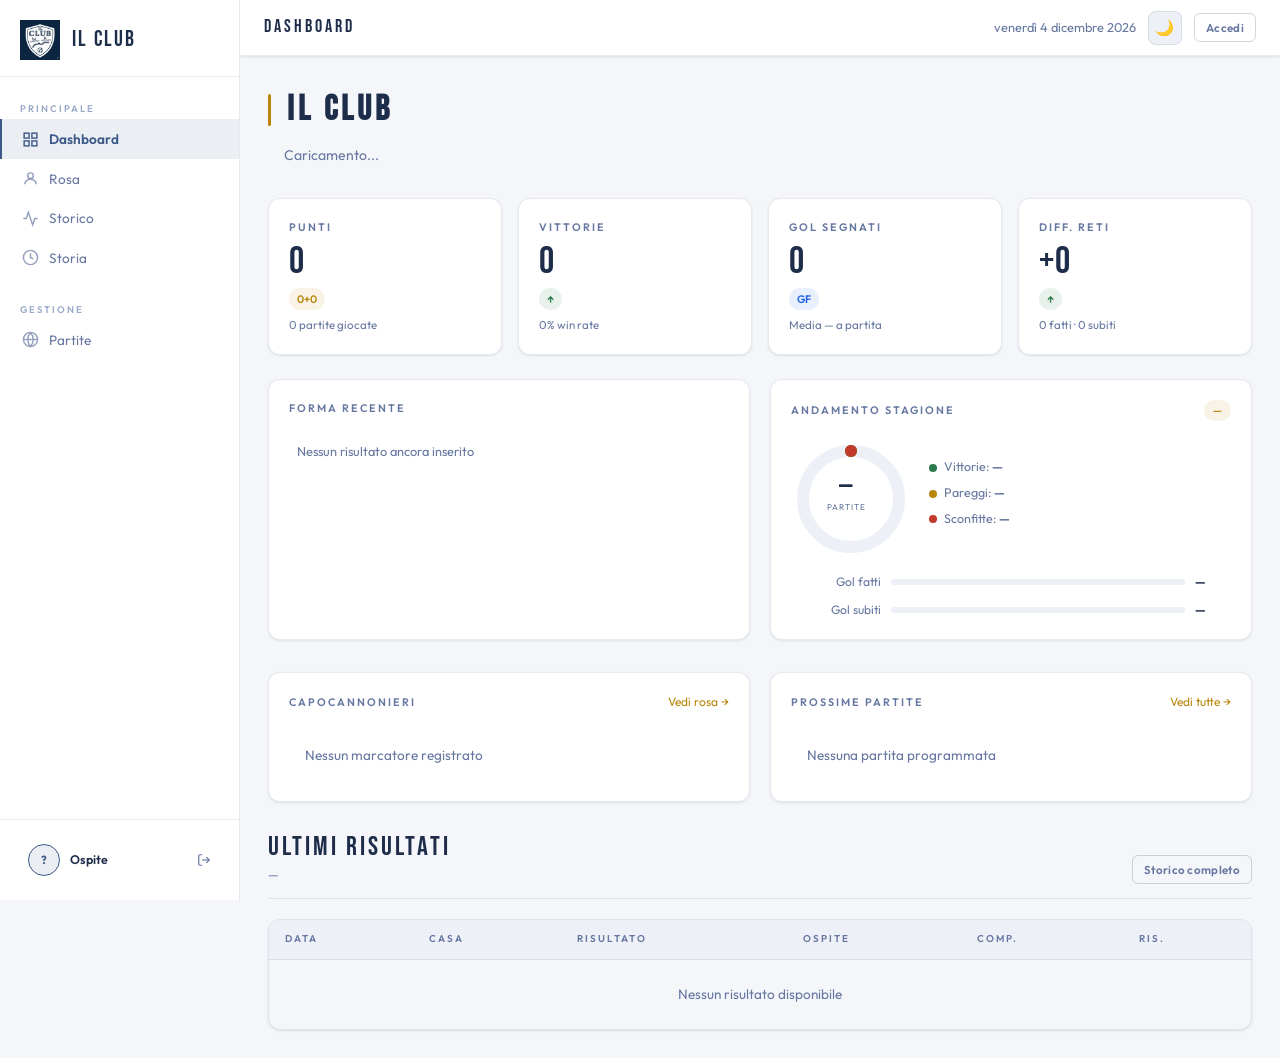
<file: index.html>
<!DOCTYPE html>
<html lang="it">
<head>
  <meta charset="UTF-8">
  <meta name="viewport" content="width=device-width, initial-scale=1.0">
  <title>IL CLUB — Dashboard</title>
  <link rel="stylesheet" href="./style/main.css">
</head>
<body>
<div class="app-layout">
  <div id="sidebar-mount"></div>

  <div class="main-content">
    <div class="topbar">
      <div class="topbar-left">
        <button class="menu-btn" onclick="toggleSidebar()" aria-label="Menu">
          <svg viewBox="0 0 24 24" fill="none" stroke="currentColor" stroke-width="2"><line x1="3" y1="6" x2="21" y2="6"/><line x1="3" y1="12" x2="21" y2="12"/><line x1="3" y1="18" x2="21" y2="18"/></svg>
        </button>
        <span class="topbar-title">DASHBOARD</span>
      </div>
      <div class="topbar-actions">
        <span id="today-date" style="font-size:.8rem;color:var(--muted)"></span>
        <button class="theme-toggle" onclick="toggleTheme()" title="Cambia tema">🌙</button>
        <a href="login.html" class="btn btn-ghost btn-sm" id="login-btn">Accedi</a>
      </div>
    </div>

    <div class="page-content">

      <!-- Welcome -->
      <div style="margin-bottom:2rem" class="fade-up">
        <div style="display:flex;align-items:center;gap:1rem;margin-bottom:.5rem">
          <div style="width:3px;height:2rem;background:var(--gold);border-radius:2px"></div>
          <h1 style="font-family:'Bebas Neue',sans-serif;font-size:2.2rem;letter-spacing:4px;color:var(--white)" id="welcome-text">IL CLUB</h1>
        </div>
        <p style="font-size:.875rem;color:var(--muted);padding-left:1rem" id="welcome-sub">Caricamento...</p>
      </div>

      <!-- Stat cards -->
      <div class="stat-grid fade-up delay-1" id="stat-grid">
        <div class="stat-card"><div class="stat-label">Caricamento...</div></div>
      </div>

      <!-- Forma + Donut -->
      <div class="grid-2 fade-up delay-2" style="margin-bottom:2rem">

        <!-- Forma recente -->
        <div class="card">
          <div class="card-header">
            <span class="card-title">Forma recente</span>
            <div class="results-strip" id="results-strip"></div>
          </div>
          <div class="bar-chart" id="monthly-chart">
            <div style="color:var(--muted);font-size:.8rem;padding:.5rem">Caricamento...</div>
          </div>
        </div>

        <!-- W/D/L donut -->
        <div class="card">
          <div class="card-header">
            <span class="card-title">Andamento stagione</span>
            <span class="pill pill-gold" id="pts-pill">—</span>
          </div>
          <div class="donut-wrap">
            <div class="donut">
              <svg viewBox="0 0 120 120" width="120" height="120">
                <circle cx="60" cy="60" r="48" fill="none" stroke="var(--surface2)" stroke-width="12"/>
                <circle id="arc-w" cx="60" cy="60" r="48" fill="none" stroke="var(--green)"  stroke-width="12" stroke-dasharray="0 302" stroke-linecap="round"/>
                <circle id="arc-d" cx="60" cy="60" r="48" fill="none" stroke="var(--gold)"   stroke-width="12" stroke-dasharray="0 302" stroke-dashoffset="0" stroke-linecap="round"/>
                <circle id="arc-l" cx="60" cy="60" r="48" fill="none" stroke="var(--red)"    stroke-width="12" stroke-dasharray="0 302" stroke-dashoffset="0" stroke-linecap="round"/>
              </svg>
              <div class="donut-center">
                <span class="donut-num" id="donut-num">—</span>
                <span class="donut-lbl">Partite</span>
              </div>
            </div>
            <div class="legend">
              <div class="legend-item"><div class="legend-dot" style="background:var(--green)"></div><span>Vittorie: <strong id="leg-w">—</strong></span></div>
              <div class="legend-item"><div class="legend-dot" style="background:var(--gold)"></div><span>Pareggi: <strong id="leg-d">—</strong></span></div>
              <div class="legend-item"><div class="legend-dot" style="background:var(--red)"></div><span>Sconfitte: <strong id="leg-l">—</strong></span></div>
            </div>
          </div>
          <div style="margin-top:1.5rem">
            <div class="bar-chart">
              <div class="bar-row">
                <span class="bar-label">Gol fatti</span>
                <div class="bar-track"><div class="bar-fill green" id="bar-gf" style="width:0%"></div></div>
                <span class="bar-val" id="val-gf">—</span>
              </div>
              <div class="bar-row">
                <span class="bar-label">Gol subiti</span>
                <div class="bar-track"><div class="bar-fill red" id="bar-ga" style="width:0%"></div></div>
                <span class="bar-val" id="val-ga">—</span>
              </div>
            </div>
          </div>
        </div>
      </div>

      <!-- Capocannonieri + Prossime -->
      <div class="grid-2 fade-up delay-3" style="margin-bottom:2rem">
        <div class="card">
          <div class="card-header">
            <span class="card-title">Capocannonieri</span>
            <a href="rosa.html" style="font-size:.75rem;color:var(--gold);text-decoration:none">Vedi rosa →</a>
          </div>
          <div id="top-scorers"><div style="padding:1rem;color:var(--muted);font-size:.85rem">Caricamento...</div></div>
        </div>
        <div class="card">
          <div class="card-header">
            <span class="card-title">Prossime partite</span>
            <a href="partite.html" style="font-size:.75rem;color:var(--gold);text-decoration:none">Vedi tutte →</a>
          </div>
          <div id="upcoming-list"><div style="padding:1rem;color:var(--muted);font-size:.85rem">Caricamento...</div></div>
        </div>
      </div>

      <!-- Ultimi risultati -->
      <div class="fade-up delay-4">
        <div class="section-header">
          <div>
            <div class="section-title">Ultimi risultati</div>
            <div class="section-subtitle" id="season-subtitle">—</div>
          </div>
          <a href="storico.html" class="btn btn-ghost btn-sm">Storico completo</a>
        </div>
        <div class="table-wrap">
          <table>
            <thead>
              <tr><th>Data</th><th>Casa</th><th>Risultato</th><th>Ospite</th><th>Comp.</th><th>Ris.</th></tr>
            </thead>
            <tbody id="results-table">
              <tr><td colspan="6" style="text-align:center;color:var(--muted);padding:1.5rem">Caricamento...</td></tr>
            </tbody>
          </table>
        </div>
      </div>

    </div>
  </div>
</div>

<div id="toast" class="toast"></div>
<script src="./js/app.js"></script>
<script src="./js/sidebar.js"></script>
<script>
const CIRC = 2 * Math.PI * 48; // ≈ 301.6

// ---- Tema ----

(function(){
  const t = localStorage.getItem('ilclub_theme');
  if (t === 'dark') {
    document.documentElement.setAttribute('data-theme','dark');
    document.addEventListener('DOMContentLoaded', () => {
      const tt = document.querySelector('.theme-toggle');
      if (tt) tt.textContent = '☀️';
    });
  }
})();

// ---- Animazione numerica ----
function animateNumber(el, target, duration = 800, suffix = '') {
  const start = performance.now();
  const from = 0;
  function step(now) {
    const p = Math.min((now - start) / duration, 1);
    const ease = 1 - Math.pow(1 - p, 3); // ease-out cubic
    const val = Math.round(from + (target - from) * ease);
    el.textContent = val + suffix;
    if (p < 1) requestAnimationFrame(step);
  }
  requestAnimationFrame(step);
}

// ---- Stat cards — dati da results + players ----
function renderStatsCards(stats) {
  if (!stats) return;
  const sg = document.getElementById('stat-grid');
  const winRate = stats.played > 0 ? Math.round(stats.w / stats.played * 100) : 0;
  const avgGoals = stats.played > 0 ? (stats.gf / stats.played).toFixed(1) : '—';
  const gdSign = stats.gd >= 0 ? '+' : '';

  const cards = [
    { label:'Punti',       val: stats.pts,   sub:`${stats.played} partite giocate`, badge:'badge-gold',  badgeTxt:`${stats.w*3}+${stats.d}`, animate: true },
    { label:'Vittorie',    val: stats.w,     sub:`${winRate}% win rate`,            badge:'badge-green', badgeTxt:'↑',                        animate: true },
    { label:'Gol segnati', val: stats.gf,    sub:`Media ${avgGoals} a partita`,     badge:'badge-blue',  badgeTxt:'GF',                       animate: true },
    { label:'Diff. reti',  val: Math.abs(stats.gd), sub:`${stats.gf} fatti · ${stats.ga} subiti`,
      badge: stats.gd >= 0 ? 'badge-green' : 'badge-red',
      badgeTxt: stats.gd >= 0 ? '↑' : '↓',
      prefix: gdSign,
      animate: true },
  ];

  sg.innerHTML = cards.map((c, i) => `
    <div class="stat-card" style="animation-delay:${i*0.07}s">
      <div class="stat-label">${c.label}</div>
      <div class="stat-value" id="sv-${i}">0</div>
      <div><span class="stat-badge ${c.badge}">${c.badgeTxt}</span></div>
      <div class="stat-sub">${c.sub}</div>
    </div>`).join('');

  // Anima i numeri dopo render
  requestAnimationFrame(() => {
    cards.forEach((c, i) => {
      const el = document.getElementById('sv-' + i);
      if (!el) return;
      if (i === 3) {
        animateNumber(el, Math.abs(stats.gd), 900);
        // Fix prefix dopo animazione
        setTimeout(() => { el.textContent = `${gdSign}${stats.gd}`; }, 920);
      } else {
        animateNumber(el, c.val, 800 + i * 80);
      }
    });
  });
}

// ---- Donut — animazione tramite CSS transition ----
function renderDonut(stats) {
  if (!stats || stats.played === 0) return;
  const total = CIRC;
  // Parte da 0, poi anima via CSS transition
  const arcW = document.getElementById('arc-w');
  const arcD = document.getElementById('arc-d');
  const arcL = document.getElementById('arc-l');

  // Reset immediato senza transizione
  arcW.style.transition = 'none';
  arcD.style.transition = 'none';
  arcL.style.transition = 'none';
  arcW.setAttribute('stroke-dasharray', `0 ${total}`);
  arcD.setAttribute('stroke-dasharray', `0 ${total}`);
  arcL.setAttribute('stroke-dasharray', `0 ${total}`);

  // Forza reflow, poi attiva transizione e imposta valori finali
  requestAnimationFrame(() => {
    requestAnimationFrame(() => {
      const wSlice = (stats.w / stats.played) * total;
      const dSlice = (stats.d / stats.played) * total;
      const lSlice = (stats.l / stats.played) * total;

      arcW.style.transition = 'stroke-dasharray .9s cubic-bezier(.4,0,.2,1)';
      arcD.style.transition = 'stroke-dasharray .9s cubic-bezier(.4,0,.2,1) .1s, stroke-dashoffset .9s cubic-bezier(.4,0,.2,1) .1s';
      arcL.style.transition = 'stroke-dasharray .9s cubic-bezier(.4,0,.2,1) .2s, stroke-dashoffset .9s cubic-bezier(.4,0,.2,1) .2s';

      arcW.setAttribute('stroke-dasharray', `${wSlice} ${total}`);
      arcD.setAttribute('stroke-dasharray', `${dSlice} ${total}`);
      arcD.setAttribute('stroke-dashoffset', -wSlice);
      arcL.setAttribute('stroke-dasharray', `${lSlice} ${total}`);
      arcL.setAttribute('stroke-dashoffset', -(wSlice + dSlice));
    });
  });

  animateNumber(document.getElementById('donut-num'), stats.played, 700);
  document.getElementById('leg-w').textContent = stats.w;
  document.getElementById('leg-d').textContent = stats.d;
  document.getElementById('leg-l').textContent = stats.l;
  document.getElementById('pts-pill').textContent = `${stats.pts} pts`;

  // Bar gol — parte da 0 poi anima
  const maxG = Math.max(stats.gf, stats.ga, 1);
  document.getElementById('bar-gf').style.width = '0%';
  document.getElementById('bar-ga').style.width = '0%';
  document.getElementById('val-gf').textContent = stats.gf;
  document.getElementById('val-ga').textContent = stats.ga;
  setTimeout(() => {
    document.getElementById('bar-gf').style.width = (stats.gf / maxG * 100) + '%';
    document.getElementById('bar-ga').style.width = (stats.ga / maxG * 100) + '%';
  }, 400);
}

// ---- Strip risultati con animazione ----
function renderResultsStrip(results) {
  const strip = document.getElementById('results-strip');
  const last6 = [...results].slice(-6);
  strip.innerHTML = last6.map((r, i) => {
    const home = r.home === 'Il Club';
    const myG  = home ? r.gh : r.ga;
    const oppG = home ? r.ga : r.gh;
    const type = myG > oppG ? 'w' : myG === oppG ? 'd' : 'l';
    return `<div class="result-dot rd-${type}" style="animation-delay:${i*0.07}s">${type.toUpperCase()}</div>`;
  }).join('');
}

// ---- Grafico mensile — dati reali dai results ----
function renderMonthlyChart(results) {
  const months = {};
  // Ordine mesi
  const monthOrder = ['gen','feb','mar','apr','mag','giu','lug','ago','set','ott','nov','dic'];

  results.forEach(r => {
    const d = new Date(r.date);
    const key = d.toLocaleDateString('it-IT', { month: 'short' }).toLowerCase().replace('.','');
    if (!months[key]) months[key] = { w:0, d:0, l:0, label: d.toLocaleDateString('it-IT', { month:'short' }) };
    const home = r.home === 'Il Club';
    const myG  = home ? r.gh : r.ga;
    const oppG = home ? r.ga : r.gh;
    if (myG > oppG) months[key].w++;
    else if (myG === oppG) months[key].d++;
    else months[key].l++;
  });

  const mc = document.getElementById('monthly-chart');
  const entries = Object.entries(months);
  if (entries.length === 0) {
    mc.innerHTML = '<div style="color:var(--muted);font-size:.8rem;padding:.5rem">Nessun dato disponibile</div>';
    return;
  }

  // Ordina per mese
  entries.sort((a, b) => {
    const ai = monthOrder.indexOf(a[0]);
    const bi = monthOrder.indexOf(b[0]);
    return (ai === -1 ? 99 : ai) - (bi === -1 ? 99 : bi);
  });

  mc.innerHTML = entries.map(([key, v], i) => {
    const tot = v.w + v.d + v.l;
    const wPct = Math.round(v.w / tot * 100);
    return `<div class="bar-row" style="animation-delay:${i*0.06}s">
      <span class="bar-label">${v.label}</span>
      <div class="bar-track">
        <div class="bar-fill green" id="mc-bar-${i}" style="width:0%"></div>
      </div>
      <span class="bar-val">${v.w}V ${v.d}P ${v.l}S</span>
    </div>`;
  }).join('');

  // Anima le barre con delay
  entries.forEach((_, i) => {
    const tot = entries[i][1].w + entries[i][1].d + entries[i][1].l;
    const wPct = Math.round(entries[i][1].w / tot * 100);
    setTimeout(() => {
      const bar = document.getElementById(`mc-bar-${i}`);
      if (bar) bar.style.width = wPct + '%';
    }, 200 + i * 60);
  });
}

// ---- Capocannonieri — da players con goals > 0, animati ----
function renderTopScorers(players) {
  // Filtra solo chi ha segnato, ordina per gol decrescenti
  const scored = players.filter(p => (p.goals || 0) > 0);
  const sorted = [...scored].sort((a, b) => b.goals - a.goals).slice(0, 5);
  const maxGoals = sorted[0]?.goals || 1;
  const ts = document.getElementById('top-scorers');

  if (sorted.length === 0) {
    ts.innerHTML = '<div style="color:var(--muted);font-size:.85rem;padding:1rem">Nessun marcatore registrato</div>';
    return;
  }

  ts.innerHTML = `<div class="bar-chart">${sorted.map((p, i) => `
    <div class="bar-row" style="animation-delay:${i*0.08}s">
      <span class="bar-label" style="font-size:.78rem;color:var(--white)">${i+1}. ${p.name.split(' ').pop()}</span>
      <div class="bar-track">
        <div class="bar-fill scorer-bar" id="sc-bar-${i}" style="width:0%"></div>
      </div>
      <span class="bar-val">${p.goals}</span>
    </div>`).join('')}</div>`;

  // Anima barre scorer con delay progressivo
  sorted.forEach((p, i) => {
    setTimeout(() => {
      const bar = document.getElementById(`sc-bar-${i}`);
      if (bar) bar.style.width = (p.goals / maxGoals * 100) + '%';
    }, 300 + i * 80);
  });
}

// ---- Prossime partite ----
function renderUpcoming(upcoming) {
  const ul = document.getElementById('upcoming-list');
  if (!upcoming || upcoming.length === 0) {
    ul.innerHTML = '<div style="color:var(--muted);font-size:.85rem;padding:1rem">Nessuna partita programmata</div>';
    return;
  }
  // Mostra solo future, ordinate per data
  const future = [...upcoming]
    .filter(m => new Date(m.date) >= new Date(new Date().setHours(0,0,0,0)))
    .sort((a,b) => new Date(a.date) - new Date(b.date))
    .slice(0, 4);

  if (future.length === 0) {
    ul.innerHTML = '<div style="color:var(--muted);font-size:.85rem;padding:1rem">Nessuna partita programmata</div>';
    return;
  }

  ul.innerHTML = future.map((m, i) => `
    <div style="display:flex;align-items:center;justify-content:space-between;
                padding:.75rem 0;border-bottom:1px solid var(--border);
                animation:fadeSlideIn .35s ease ${i*0.07}s both">
      <div>
        <div style="font-size:.8rem;font-weight:600;color:var(--white)">
          ${m.home} <span style="color:var(--muted);font-weight:400">vs</span> ${m.away}
        </div>
        <div style="font-size:.72rem;color:var(--muted);margin-top:.2rem">
          ${new Date(m.date).toLocaleDateString('it-IT', { day:'numeric', month:'short' })} · ${m.time}
        </div>
      </div>
      <div style="text-align:right">
        <span class="pill ${m.venue === 'Casa' ? 'pill-blue' : 'pill-gray'}">${m.venue}</span>
        <div style="font-size:.7rem;color:var(--muted);margin-top:.25rem">${m.comp}</div>
      </div>
    </div>`).join('');
}

// ---- Tabella ultimi risultati ----
function renderResultsTable(results) {
  const rt = document.getElementById('results-table');
  if (!results || results.length === 0) {
    rt.innerHTML = '<tr><td colspan="6" style="text-align:center;color:var(--muted);padding:1.5rem">Nessun risultato disponibile</td></tr>';
    return;
  }
  rt.innerHTML = [...results].sort((a,b) => new Date(b.date)-new Date(a.date)).slice(0, 8).map(r => {
    const home = r.home === 'Il Club';
    const myG  = home ? r.gh : r.ga;
    const oppG = home ? r.ga : r.gh;
    const type = myG > oppG ? 'w' : myG === oppG ? 'd' : 'l';
    const cls  = { w:'result-w', d:'result-d', l:'result-l' }[type];
    const lbl  = { w:'V', d:'P', l:'S' }[type];
    return `<tr>
      <td style="color:var(--muted);font-size:.8rem">
        ${new Date(r.date).toLocaleDateString('it-IT', { day:'2-digit', month:'2-digit', year:'2-digit' })}
      </td>
      <td style="font-weight:${r.home==='Il Club'?'600':'400'}">${r.home}</td>
      <td><strong>${r.gh} — ${r.ga}</strong></td>
      <td style="font-weight:${r.away==='Il Club'?'600':'400'}">${r.away}</td>
      <td><span class="pill pill-gray">${r.comp}</span></td>
      <td><span class="${cls}">${lbl}</span></td>
    </tr>`;
  }).join('');
}

// ---- MAIN LOAD ----
document.addEventListener('DOMContentLoaded', async () => {
  document.getElementById('today-date').textContent = new Date().toLocaleDateString('it-IT', {
    weekday:'long', day:'numeric', month:'long', year:'numeric'
  });

  await AUTH.init();

  const lb = document.getElementById('login-btn');
  if (AUTH.currentUser) {
    lb.textContent = AUTH.currentUser.name;
    lb.href = '#';
    lb.onclick = () => { if (confirm('Vuoi uscire?')) AUTH.logout(); };
    document.getElementById('welcome-text').textContent =
      `Ciao, ${AUTH.currentUser.name.split(' ')[0]}`;
  }

  try {
    // Carica tutto in parallelo
    const [team, results, players, upcoming] = await Promise.all([
      DB.getTeam().catch(() => null),
      DB.getResults().catch(() => []),
      DB.getPlayers().catch(() => []),
      DB.getUpcoming().catch(() => []),
    ]);

    // Info squadra
    if (team) {
      document.getElementById('welcome-sub').textContent =
        `${team.name} · ${team.city||'—'} · Stagione corrente`;
      document.getElementById('season-subtitle').textContent =
        `Stagione corrente — ${team.name}`;
    }

    // Calcola stats dai results reali
    let w=0, d=0, l=0, gf=0, ga=0;
    results.forEach(r => {
      const home = r.home === 'Il Club';
      const myG  = home ? r.gh : r.ga;
      const oppG = home ? r.ga : r.gh;
      if (myG > oppG) w++; else if (myG === oppG) d++; else l++;
      gf += home ? r.gh : r.ga;
      ga += home ? r.ga : r.gh;
    });
    const stats = { w, d, l, gf, ga, played: results.length, pts: w*3+d, gd: gf-ga };

    // Render con animazioni
    renderStatsCards(stats);

    // Leggero delay per far partire le animazioni dopo il mount
    setTimeout(() => {
      renderDonut(stats);
      if (results.length) {
        renderResultsStrip(results);
        renderMonthlyChart(results);
      } else {
        document.getElementById('monthly-chart').innerHTML =
          '<div style="color:var(--muted);font-size:.8rem;padding:.5rem">Nessun risultato ancora inserito</div>';
      }
    }, 150);

    // Capocannonieri dai players reali (goals dal DB)
    renderTopScorers(players);

    renderUpcoming(upcoming);
    renderResultsTable(results);

  } catch (err) {
    console.error('Errore caricamento dashboard:', err);
    UI.toast('Impossibile connettersi al server.', 'error');
  }
});
</script>
</body>
</html>
</file>
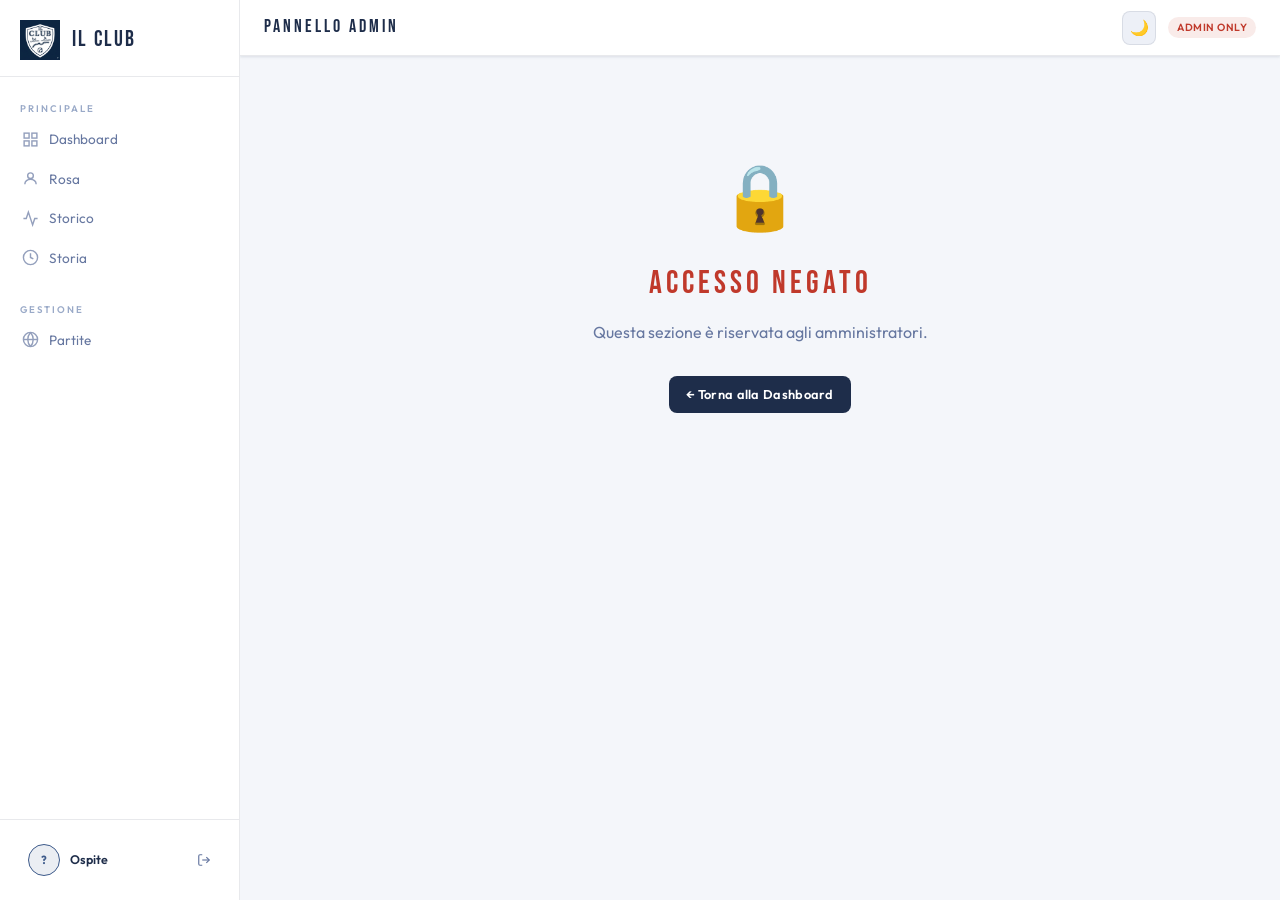
<file: admin.html>
<!DOCTYPE html>
<html lang="it">
<head>
  <meta charset="UTF-8">
  <meta name="viewport" content="width=device-width, initial-scale=1.0">
  <title>IL CLUB — Admin</title>
  <link rel="stylesheet" href="./style/main.css">
</head>
<body>
<div class="app-layout">
  <div id="sidebar-mount"></div>
  <div class="main-content">
    <div class="topbar">
      <div class="topbar-left">
        <button class="menu-btn" onclick="toggleSidebar()" aria-label="Menu">
          <svg viewBox="0 0 24 24" fill="none" stroke="currentColor" stroke-width="2"><line x1="3" y1="6" x2="21" y2="6"/><line x1="3" y1="12" x2="21" y2="12"/><line x1="3" y1="18" x2="21" y2="18"/></svg>
        </button>
        <span class="topbar-title">PANNELLO ADMIN</span>
      </div>
      <div class="topbar-actions">
        <button class="theme-toggle" onclick="toggleTheme()" title="Cambia tema">🌙</button>
        <span class="pill pill-red">Admin Only</span>
      </div>
    </div>

    <div class="page-content" id="admin-content" style="display:none">

      <!-- Tab navigation -->
      <div style="display:flex;gap:.5rem;margin-bottom:2rem;border-bottom:1px solid var(--border);padding-bottom:0">
        <button class="admin-tab active" onclick="switchTab('overview')" id="tab-overview">Panoramica</button>
        <button class="admin-tab" onclick="switchTab('accounts')" id="tab-accounts">Account</button>
        <button class="admin-tab" onclick="switchTab('settings')" id="tab-settings">Squadra</button>
        <button class="admin-tab" onclick="switchTab('danger')" id="tab-danger">⚠ Dati</button>
      </div>

      <!-- TAB: PANORAMICA -->
      <div id="panel-overview">
        <div class="stat-grid fade-up" id="overview-cards"></div>
      </div>

      <!-- TAB: GESTIONE ACCOUNT -->
      <div id="panel-accounts" style="display:none">
        <div class="fade-up">
          <div class="section-header">
            <div>
              <div class="section-title">Gestione Account</div>
              <div class="section-subtitle">Crea, modifica e gestisci gli accessi al sito</div>
            </div>
            <button class="btn btn-primary btn-sm" onclick="openUserModal()">+ Nuovo account</button>
          </div>

          <!-- Legenda ruoli -->
          <div class="card" style="margin-bottom:1.5rem;padding:1rem">
            <div style="font-size:.65rem;text-transform:uppercase;letter-spacing:2px;color:var(--muted);font-weight:600;margin-bottom:.75rem">Permessi per ruolo</div>
            <div style="display:grid;grid-template-columns:repeat(auto-fill,minmax(200px,1fr));gap:.75rem;font-size:.8rem">
              <div>
                <span class="pill pill-blue" style="margin-bottom:.4rem;display:inline-flex">Fan</span>
                <div style="color:var(--muted);font-size:.75rem">Solo visualizzazione. Nessuna modifica.</div>
              </div>
              <div>
                <span class="pill pill-gold" style="margin-bottom:.4rem;display:inline-flex">Membro</span>
                <div style="color:var(--muted);font-size:.75rem">Aggiunge/modifica giocatori, partite, storia.</div>
              </div>
              <div>
                <span class="pill pill-red" style="margin-bottom:.4rem;display:inline-flex">Admin</span>
                <div style="color:var(--muted);font-size:.75rem">Accesso completo. Gestisce utenti e dati.</div>
              </div>
            </div>
          </div>

          <div class="table-wrap">
            <table>
              <thead>
                <tr>
                  <th>Nome</th>
                  <th>Username</th>
                  <th>Ruolo attuale</th>
                  <th>Cambia ruolo</th>
                  <th>Azioni</th>
                </tr>
              </thead>
              <tbody id="users-table">
                <tr><td colspan="5" style="text-align:center;color:var(--muted);padding:2rem">Caricamento...</td></tr>
              </tbody>
            </table>
          </div>
        </div>
      </div>

      <!-- TAB: IMPOSTAZIONI SQUADRA -->
      <div id="panel-settings" style="display:none">
        <div class="card fade-up">
          <div class="card-header">
            <span class="card-title">Informazioni Squadra</span>
          </div>
          <div class="grid-2">
            <div class="form-group"><label class="form-label">Nome squadra</label><input class="form-input" id="site-name"></div>
            <div class="form-group"><label class="form-label">Anno fondazione</label><input class="form-input" id="site-founded" type="number"></div>
            <div class="form-group"><label class="form-label">Città</label><input class="form-input" id="site-city"></div>
            <div class="form-group"><label class="form-label">Stadio</label><input class="form-input" id="site-stadium"></div>
            <div class="form-group"><label class="form-label">Colori</label><input class="form-input" id="site-colors"></div>
            <div class="form-group"><label class="form-label">Allenatore</label><input class="form-input" id="site-coach"></div>
            <div class="form-group"><label class="form-label">Presidente</label><input class="form-input" id="site-president"></div>
          </div>
          <button class="btn btn-primary btn-sm" onclick="saveSiteSettings()">Salva impostazioni</button>
        </div>
      </div>

      <!-- TAB: ZONA PERICOLOSA -->
      <div id="panel-danger" style="display:none">
        <div class="danger-zone fade-up">
          <div class="danger-title">⚠ Zona Pericolosa</div>
          <p style="font-size:.85rem;color:var(--muted);margin-bottom:1.25rem">Queste azioni sono irreversibili. Procedere con cautela.</p>
          <div style="display:flex;gap:.75rem;flex-wrap:wrap">
            <button class="btn btn-danger" onclick="clearPlayers()">🗑 Svuota rosa</button>
            <button class="btn btn-danger" onclick="clearResults()">🗑 Svuota risultati</button>
            <button class="btn btn-danger" onclick="clearUpcoming()">🗑 Svuota calendario</button>
          </div>
        </div>
      </div>

    </div>

    <!-- Access denied -->
    <div class="page-content" id="denied-content" style="display:none">
      <div style="text-align:center;padding:4rem 2rem">
        <div style="font-size:4rem;margin-bottom:1rem">🔒</div>
        <div style="font-family:'Bebas Neue',sans-serif;font-size:2rem;letter-spacing:4px;color:var(--red);margin-bottom:.75rem">Accesso Negato</div>
        <p style="color:var(--muted);margin-bottom:2rem">Questa sezione è riservata agli amministratori.</p>
        <a href="index.html" class="btn btn-primary">← Torna alla Dashboard</a>
      </div>
    </div>
  </div>
</div>

<!-- Modal nuovo/modifica utente -->
<div class="modal-overlay" id="user-modal">
  <div class="modal">
    <div class="modal-header">
      <span class="modal-title" id="user-modal-title">Nuovo Account</span>
      <button class="modal-close" onclick="closeUserModal()">✕</button>
    </div>
    <div>
      <div class="form-group"><label class="form-label">Nome completo</label><input class="form-input" id="u-name" placeholder="Mario Rossi"></div>
      <div class="form-group"><label class="form-label">Username</label><input class="form-input" id="u-username" placeholder="mario_rossi"></div>
      <div class="form-group"><label class="form-label">Password</label><input class="form-input" type="password" id="u-pass" placeholder="Minimo 6 caratteri"></div>
      <div class="form-group">
        <label class="form-label">Ruolo</label>
        <select class="form-select" id="u-role">
          <option value="fan">Fan — solo visualizzazione</option>
          <option value="membro">Membro — può modificare i dati</option>
          <option value="admin">Admin — accesso completo</option>
        </select>
      </div>
      <div style="background:var(--surface2);border-radius:8px;padding:.75rem;font-size:.75rem;color:var(--muted);margin-bottom:1rem">
        💡 L'utente potrà accedere con username e password impostati qui. Comunica le credenziali direttamente alla persona.
      </div>
      <div style="display:flex;gap:.75rem;justify-content:flex-end">
        <button class="btn btn-ghost" onclick="closeUserModal()">Annulla</button>
        <button class="btn btn-primary" onclick="saveUser()" id="save-user-btn">Crea account</button>
      </div>
    </div>
  </div>
</div>

<!-- Modal reset password -->
<div class="modal-overlay" id="reset-modal">
  <div class="modal">
    <div class="modal-header">
      <span class="modal-title">Reset Password</span>
      <button class="modal-close" onclick="closeResetModal()">✕</button>
    </div>
    <div>
      <p style="font-size:.85rem;color:var(--muted);margin-bottom:1.25rem">
        Imposta una nuova password per <strong id="reset-username-label" style="color:var(--white)"></strong>
      </p>
      <div class="form-group">
        <label class="form-label">Nuova password</label>
        <input class="form-input" type="password" id="reset-pass" placeholder="Minimo 6 caratteri">
      </div>
      <div style="display:flex;gap:.75rem;justify-content:flex-end">
        <button class="btn btn-ghost" onclick="closeResetModal()">Annulla</button>
        <button class="btn btn-primary" onclick="doResetPassword()">Aggiorna password</button>
      </div>
    </div>
  </div>
</div>

<div id="toast" class="toast"></div>
<style>
.admin-tab {
  background: none; border: none; cursor: pointer;
  padding: .6rem 1.1rem; font-family: 'Outfit', sans-serif;
  font-size: .8rem; font-weight: 600; color: var(--muted);
  border-bottom: 2px solid transparent; transition: all .2s;
  margin-bottom: -1px;
}
.admin-tab:hover { color: var(--navy); }
.admin-tab.active { color: var(--accent); border-bottom-color: var(--accent); }
</style>
<script src="./js/app.js"></script>
<script src="./js/sidebar.js"></script>
<script>
let allProfiles = [];
let teamData = null;
let resetTargetAuthId = null;

document.addEventListener('DOMContentLoaded', async () => {
  await AUTH.init();
  if (!AUTH.can('admin')) {
    document.getElementById('denied-content').style.display = '';
    return;
  }
  document.getElementById('admin-content').style.display = '';
  try {
    [allProfiles, teamData] = await Promise.all([DB.getProfiles(), DB.getTeam()]);
  } catch(e) {
    UI.toast('Errore caricamento: ' + e.message, 'error');
  }
  renderOverview();
  renderUsers();
  loadTeamSettings();
});

function switchTab(tab) {
  ['overview','accounts','settings','danger'].forEach(t => {
    document.getElementById('panel-' + t).style.display = t === tab ? '' : 'none';
    document.getElementById('tab-' + t).classList.toggle('active', t === tab);
  });
}

async function renderOverview() {
  try {
    const [players, results, upcoming] = await Promise.all([
      DB.getPlayers(), DB.getResults(), DB.getUpcoming()
    ]);
    let w=0,d=0,l=0;
    results.forEach(r => {
      const home = r.home === 'Il Club';
      const myG = home ? r.gh : r.ga;
      const oppG = home ? r.ga : r.gh;
      if(myG>oppG)w++; else if(myG===oppG)d++; else l++;
    });
    document.getElementById('overview-cards').innerHTML = [
      { label:'Utenti registrati', val: allProfiles.length, badge:'badge-blue' },
      { label:'Giocatori',         val: players.length,     badge:'badge-gold' },
      { label:'Partite archiviate',val: results.length,     badge:'badge-gold' },
      { label:'Prossime gare',     val: upcoming.length,    badge:'badge-green' },
      { label:'Punti stagione',    val: w*3+d,              badge:'badge-gold' },
      { label:'Vittorie',          val: w,                  badge:'badge-green' },
    ].map(c => `<div class="stat-card">
      <div class="stat-label">${c.label}</div>
      <div class="stat-value">${c.val}</div>
      <span class="stat-badge ${c.badge}">${c.label}</span>
    </div>`).join('');
  } catch(e) {
    document.getElementById('overview-cards').innerHTML = `<div style="color:var(--muted)">Impossibile caricare le statistiche</div>`;
  }
}

function renderUsers() {
  const roleColors = { admin:'pill-red', membro:'pill-gold', fan:'pill-blue' };
  const tbody = document.getElementById('users-table');
  if (allProfiles.length === 0) {
    tbody.innerHTML = '<tr><td colspan="5" style="text-align:center;color:var(--muted);padding:2rem">Nessun utente trovato</td></tr>';
    return;
  }
  tbody.innerHTML = allProfiles.map(u => `
    <tr>
      <td><strong>${u.name}</strong></td>
      <td style="color:var(--muted)">${u.username}</td>
      <td><span class="pill ${roleColors[u.role]||'pill-gray'}">${u.role}</span></td>
      <td>
        <select class="form-select" style="width:130px;padding:.3rem .5rem;font-size:.75rem"
                onchange="changeRole(${u.id}, this.value)"
                ${u.id === AUTH.currentUser?.id ? 'disabled title="Non puoi modificare il tuo ruolo"' : ''}>
          <option value="fan"    ${u.role==='fan'   ?'selected':''}>Fan</option>
          <option value="membro" ${u.role==='membro'?'selected':''}>Membro</option>
          <option value="admin"  ${u.role==='admin' ?'selected':''}>Admin</option>
        </select>
      </td>
      <td style="display:flex;gap:.4rem;flex-wrap:wrap">
        <button class="btn btn-ghost btn-sm" onclick="openResetModal(${u.id},'${u.username}','${u.auth_id}')">🔑 Password</button>
        ${u.id !== AUTH.currentUser?.id
          ? `<button class="btn btn-danger btn-sm" onclick="deleteUser(${u.id},'${u.name}')">✕ Elimina</button>`
          : `<span style="font-size:.7rem;color:var(--muted);padding:.3rem">(tu)</span>`
        }
      </td>
    </tr>
  `).join('');
}

async function changeRole(id, role) {
  try {
    await DB.updateProfile(id, { role });
    const p = allProfiles.find(u => u.id === id);
    if (p) { p.role = role; renderUsers(); }
    UI.toast(`Ruolo aggiornato → ${role}`, 'success');
  } catch(e) { UI.toast('Errore: ' + e.message, 'error'); }
}

async function deleteUser(id, name) {
  UI.confirm(`Eliminare l'account di "${name}"? L'utente non potrà più accedere.`, async () => {
    try {
      await DB.deleteProfile(id);
      allProfiles = allProfiles.filter(u => u.id !== id);
      renderUsers();
      renderOverview();
      UI.toast('Account eliminato', 'info');
    } catch(e) { UI.toast('Errore: ' + e.message, 'error'); }
  });
}

// ---- Nuovo utente ----
function openUserModal() {
  document.getElementById('u-name').value = '';
  document.getElementById('u-username').value = '';
  document.getElementById('u-pass').value = '';
  document.getElementById('u-role').value = 'fan';
  document.getElementById('user-modal-title').textContent = 'Nuovo Account';
  document.getElementById('user-modal').classList.add('open');
}
function closeUserModal() { document.getElementById('user-modal').classList.remove('open'); }

async function saveUser() {
  const name     = document.getElementById('u-name').value.trim();
  const username = document.getElementById('u-username').value.trim();
  const pass     = document.getElementById('u-pass').value;
  const role     = document.getElementById('u-role').value;
  if (!name || !username || !pass) { UI.toast('Compila tutti i campi', 'error'); return; }
  if (pass.length < 6) { UI.toast('Password minimo 6 caratteri', 'error'); return; }
  if (allProfiles.find(u => u.username === username)) { UI.toast('Username già in uso', 'error'); return; }

  const btn = document.getElementById('save-user-btn');
  btn.disabled = true; btn.textContent = 'Creazione...';

  try {
    const email = `${username}@ilclub.local`;
    const data = await SB.signUp(email, pass);
    if (data.error) { UI.toast(data.error.message || 'Errore creazione', 'error'); return; }
    const userId = data.user?.id || data.id;
    const sessionToken = data.session?.access_token;
    const savedToken = AUTH._sbToken;
    if (sessionToken) AUTH._sbToken = sessionToken;
    const profiles = await SB.post('profiles', { auth_id: userId, username, name, role });
    AUTH._sbToken = savedToken;
    if (profiles && profiles[0]) allProfiles.push(profiles[0]);
    UI.toast(`Account "${username}" creato come ${role}`, 'success');
    closeUserModal();
    renderUsers();
    renderOverview();
  } catch(e) {
    UI.toast('Errore: ' + e.message, 'error');
  } finally {
    btn.disabled = false; btn.textContent = 'Crea account';
  }
}

// ---- Reset password ----
function openResetModal(id, username, authId) {
  resetTargetAuthId = authId;
  document.getElementById('reset-username-label').textContent = username;
  document.getElementById('reset-pass').value = '';
  document.getElementById('reset-modal').classList.add('open');
}
function closeResetModal() { document.getElementById('reset-modal').classList.remove('open'); resetTargetAuthId = null; }

async function doResetPassword() {
  const newPass = document.getElementById('reset-pass').value;
  if (!newPass || newPass.length < 6) { UI.toast('Password minimo 6 caratteri', 'error'); return; }
  // Supabase Admin API per reset password — richiede service_role key
  // Con la anon key non è possibile aggiornare la password di altri utenti direttamente.
  // Alternativa: usiamo un RPC function lato Supabase
  try {
    const res = await fetch(`${SUPABASE_URL}/rest/v1/rpc/admin_reset_password`, {
      method: 'POST',
      headers: { ...SB.headers(), 'Content-Type': 'application/json' },
      body: JSON.stringify({ target_auth_id: resetTargetAuthId, new_password: newPass })
    });
    if (res.ok) {
      UI.toast('Password aggiornata con successo', 'success');
      closeResetModal();
    } else {
      // Fallback: mostra istruzioni manuali
      UI.toast('Per il reset password usa il pannello Supabase → Authentication → Users', 'info');
      closeResetModal();
    }
  } catch(e) {
    UI.toast('Reset via pannello Supabase → Authentication → Users', 'info');
    closeResetModal();
  }
}

// ---- Settings squadra ----
function loadTeamSettings() {
  if (!teamData) return;
  document.getElementById('site-name').value     = teamData.name      || '';
  document.getElementById('site-founded').value  = teamData.founded   || '';
  document.getElementById('site-city').value     = teamData.city      || '';
  document.getElementById('site-stadium').value  = teamData.stadium   || '';
  document.getElementById('site-colors').value   = teamData.colors    || '';
  document.getElementById('site-coach').value    = teamData.coach     || '';
  document.getElementById('site-president').value= teamData.president || '';
}

async function saveSiteSettings() {
  const data = {
    name:      document.getElementById('site-name').value.trim(),
    founded:   +document.getElementById('site-founded').value || null,
    city:      document.getElementById('site-city').value.trim(),
    stadium:   document.getElementById('site-stadium').value.trim(),
    colors:    document.getElementById('site-colors').value.trim(),
    coach:     document.getElementById('site-coach').value.trim(),
    president: document.getElementById('site-president').value.trim(),
  };
  try {
    await DB.updateTeam(data);
    teamData = { ...teamData, ...data };
    UI.toast('Impostazioni salvate', 'success');
  } catch(e) { UI.toast('Errore: ' + e.message, 'error'); }
}

// ---- Zona pericolosa ----
async function clearPlayers() {
  UI.confirm('Svuotare tutta la rosa? Azione irreversibile!', async () => {
    try {
      const players = await DB.getPlayers();
      for (const p of players) await DB.deletePlayer(p.id);
      UI.toast('Rosa svuotata', 'info');
      renderOverview();
    } catch(e) { UI.toast('Errore: ' + e.message, 'error'); }
  });
}
async function clearResults() {
  UI.confirm('Eliminare tutti i risultati? Azione irreversibile!', async () => {
    try {
      const results = await DB.getResults();
      for (const r of results) await DB.deleteResult(r.id);
      UI.toast('Risultati eliminati', 'info');
      renderOverview();
    } catch(e) { UI.toast('Errore: ' + e.message, 'error'); }
  });
}
async function clearUpcoming() {
  UI.confirm('Svuotare il calendario? Azione irreversibile!', async () => {
    try {
      const upcoming = await DB.getUpcoming();
      for (const u of upcoming) await DB.deleteUpcoming(u.id);
      UI.toast('Calendario svuotato', 'info');
      renderOverview();
    } catch(e) { UI.toast('Errore: ' + e.message, 'error'); }
  });
}
</script>
</body>
</html>
</file>
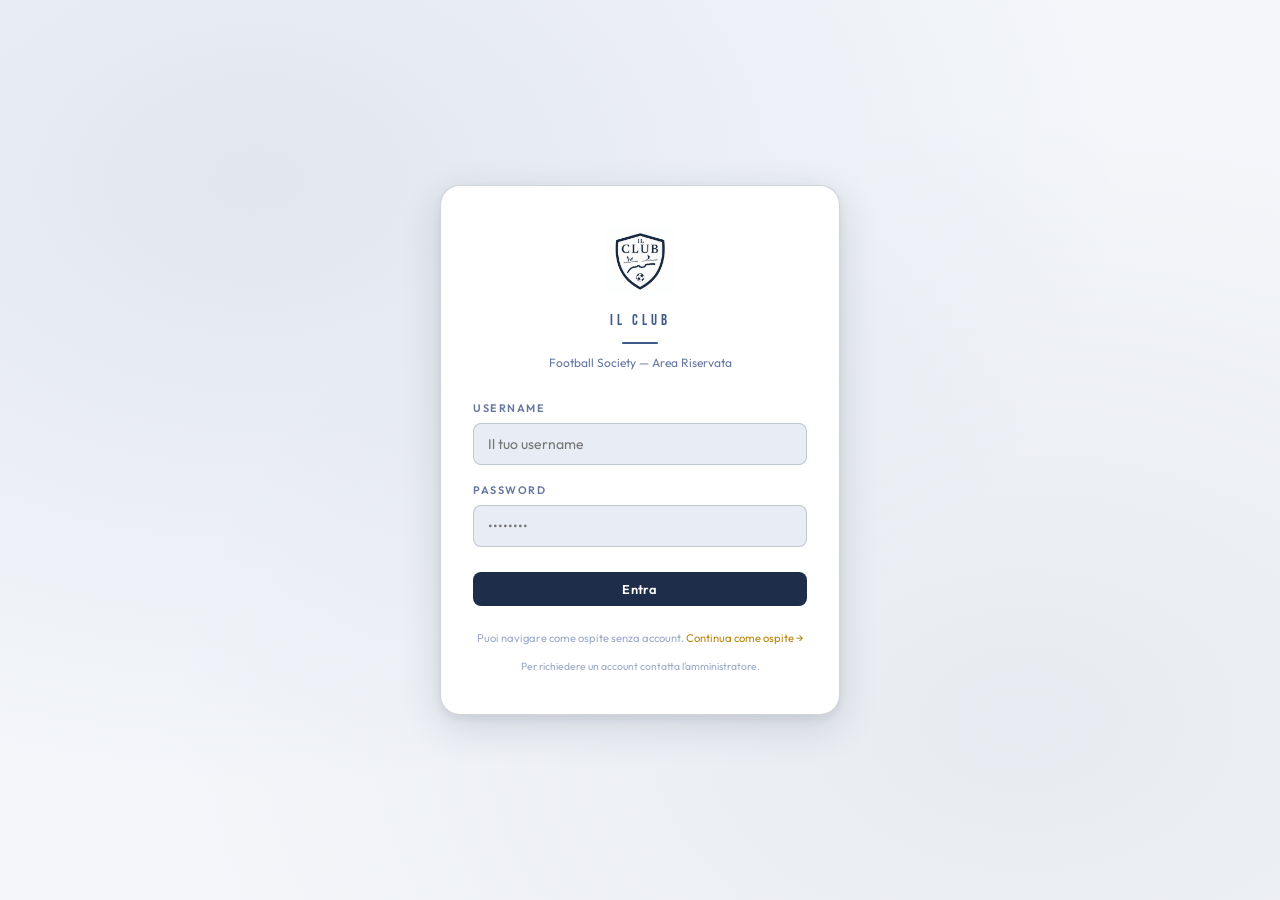
<file: login.html>
<!DOCTYPE html>
<html lang="it">
<head>
  <meta charset="UTF-8">
  <meta name="viewport" content="width=device-width, initial-scale=1.0">
  <title>IL CLUB — Accesso</title>
  <link rel="stylesheet" href="./style/main.css">
</head>
<body>
<div class="login-page">
  <div class="login-bg"></div>

  <div class="login-box fade-up">
    <div class="login-logo">
      <img src="./style/img/logov2.png" alt="IL CLUB Logo">
      <div class="login-title">IL CLUB</div>
      <div class="login-divider"></div>
      <p style="font-size:.75rem;color:var(--muted);margin-top:.5rem">Football Society — Area Riservata</p>
    </div>

    <!-- LOGIN ONLY — niente tab registrazione -->
    <div id="panel-login">
      <div class="form-group">
        <label class="form-label">Username</label>
        <input class="form-input" id="login-user" type="text" placeholder="Il tuo username" autocomplete="username">
      </div>
      <div class="form-group">
        <label class="form-label">Password</label>
        <input class="form-input" id="login-pass" type="password" placeholder="••••••••" autocomplete="current-password">
      </div>
      <button class="btn btn-primary" style="width:100%;justify-content:center;margin-top:.5rem" id="login-submit" onclick="doLogin()">
        Entra
      </button>
      <div id="login-error" style="display:none;margin-top:.75rem;font-size:.8rem;color:var(--red);text-align:center"></div>
    </div>

    <p style="font-size:.7rem;color:var(--muted2);text-align:center;margin-top:1.5rem">
      Puoi navigare come ospite senza account.
      <a href="index.html" style="color:var(--gold);text-decoration:none">Continua come ospite →</a>
    </p>
    <p style="font-size:.65rem;color:var(--muted2);text-align:center;margin-top:.75rem">
      Per richiedere un account contatta l'amministratore.
    </p>
  </div>
</div>

<div id="toast" class="toast"></div>
<script src="./js/app.js"></script>
<script>
  AUTH.init().then(() => {
    if (AUTH.currentUser) window.location.href = 'index.html';
  });

  function setLoading(loading) {
    const btn = document.getElementById('login-submit');
    if (btn) { btn.disabled = loading; btn.textContent = loading ? 'Attendere...' : 'Entra'; }
  }

  function showError(msg) {
    const el = document.getElementById('login-error');
    if (el) { el.textContent = msg; el.style.display = msg ? 'block' : 'none'; }
  }

  async function doLogin() {
    const u = document.getElementById('login-user').value.trim();
    const p = document.getElementById('login-pass').value;
    if (!u || !p) { showError('Inserisci username e password.'); return; }
    setLoading(true);
    showError('');
    const res = await AUTH.login(u, p);
    setLoading(false);
    if (res.ok) {
      UI.toast(`Benvenuto, ${res.user.name}!`, 'success');
      setTimeout(() => window.location.href = 'index.html', 800);
    } else {
      showError(res.error);
    }
  }

  document.addEventListener('keydown', e => {
    if (e.key === 'Enter') doLogin();
  });
</script>
</body>
</html>
</file>
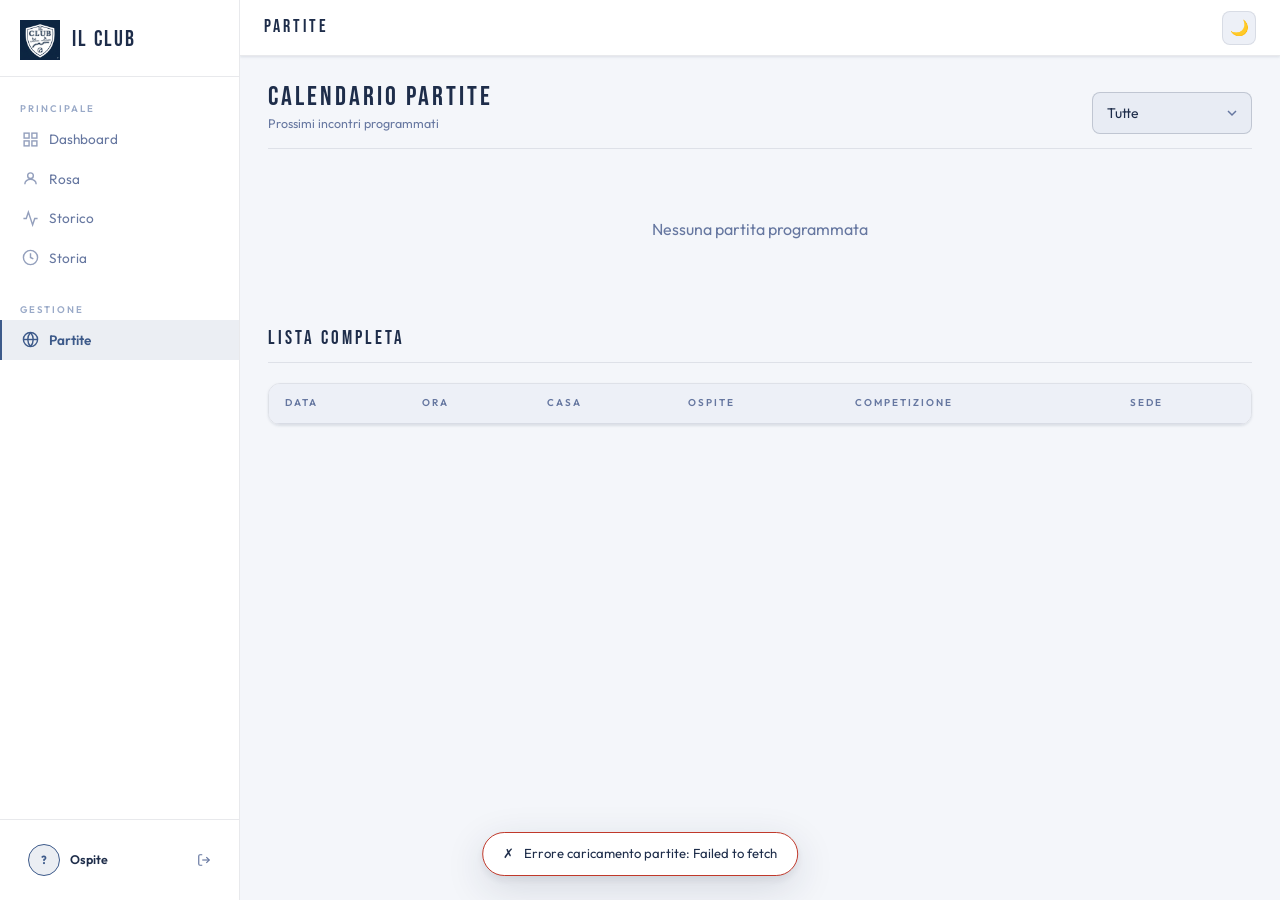
<file: partite.html>
<!DOCTYPE html>
<html lang="it">
<head>
  <meta charset="UTF-8">
  <meta name="viewport" content="width=device-width, initial-scale=1.0">
  <title>IL CLUB — Partite</title>
  <link rel="stylesheet" href="./style/main.css">
</head>
<body>
<div class="app-layout">
  <div id="sidebar-mount"></div>
  <div class="main-content">
    <div class="topbar">
      <div class="topbar-left">
        <button class="menu-btn" onclick="toggleSidebar()" aria-label="Menu">
          <svg viewBox="0 0 24 24" fill="none" stroke="currentColor" stroke-width="2"><line x1="3" y1="6" x2="21" y2="6"/><line x1="3" y1="12" x2="21" y2="12"/><line x1="3" y1="18" x2="21" y2="18"/></svg>
        </button>
        <span class="topbar-title">PARTITE</span>
      </div>
      <div class="topbar-actions">
        <button class="theme-toggle" onclick="toggleTheme()" title="Cambia tema">🌙</button>
        <button class="btn btn-primary btn-sm" id="add-btn" style="display:none" onclick="openModal()">+ Programma partita</button>
      </div>
    </div>
    <div class="page-content">
      <div class="section-header fade-up">
        <div>
          <div class="section-title">Calendario Partite</div>
          <div class="section-subtitle">Prossimi incontri programmati</div>
        </div>
        <select class="form-select" style="width:160px" id="filter-venue" onchange="render()">
          <option value="">Tutte</option>
          <option value="Casa">Casa</option>
          <option value="Trasferta">Trasferta</option>
        </select>
      </div>
      <div class="grid-auto fade-up delay-1" id="matches-grid">
        <div style="grid-column:1/-1;padding:2rem;text-align:center;color:var(--muted)">Caricamento...</div>
      </div>
      <div class="fade-up delay-2" style="margin-top:2.5rem">
        <div class="section-header">
          <div class="section-title" style="font-size:1.2rem">Lista completa</div>
        </div>
        <div class="table-wrap">
          <table>
            <thead>
              <tr>
                <th>Data</th><th>Ora</th><th>Casa</th><th>Ospite</th>
                <th>Competizione</th><th>Sede</th>
                <th id="act-col" style="display:none">Azioni</th>
              </tr>
            </thead>
            <tbody id="matches-table"></tbody>
          </table>
        </div>
      </div>
    </div>
  </div>
</div>

<div class="modal-overlay" id="modal">
  <div class="modal">
    <div class="modal-header">
      <span class="modal-title" id="modal-title">Nuova Partita</span>
      <button class="modal-close" onclick="closeModal()">✕</button>
    </div>
    <div>
      <div class="grid-2">
        <div class="form-group"><label class="form-label">Data</label><input class="form-input" type="date" id="f-date"></div>
        <div class="form-group"><label class="form-label">Ora</label><input class="form-input" type="time" id="f-time" value="15:00"></div>
      </div>
      <div class="grid-2">
        <div class="form-group"><label class="form-label">Squadra Casa</label><input class="form-input" id="f-home" value="Il Club"></div>
        <div class="form-group"><label class="form-label">Squadra Ospite</label><input class="form-input" id="f-away"></div>
      </div>
      <div class="grid-2">
        <div class="form-group">
          <label class="form-label">Competizione</label>
          <select class="form-select" id="f-comp">
            <option>Serie A</option><option>Coppa</option><option>Amichevole</option>
          </select>
        </div>
        <div class="form-group">
          <label class="form-label">Sede</label>
          <select class="form-select" id="f-venue">
            <option value="Casa">Casa</option>
            <option value="Trasferta">Trasferta</option>
          </select>
        </div>
      </div>
      <div style="display:flex;gap:.75rem;justify-content:flex-end;margin-top:.5rem">
        <button class="btn btn-ghost" onclick="closeModal()">Annulla</button>
        <button class="btn btn-primary" onclick="saveMatch()">Salva</button>
      </div>
    </div>
  </div>
</div>

<div id="toast" class="toast"></div>
<script src="./js/app.js"></script>
<script src="./js/sidebar.js"></script>
<script>
let editingId = null;
let allUpcoming = [];
const months = ['Gen','Feb','Mar','Apr','Mag','Giu','Lug','Ago','Set','Ott','Nov','Dic'];

document.addEventListener('DOMContentLoaded', async () => {
  await AUTH.init();
  const can = AUTH.can('editMatch');
  if (can) {
    document.getElementById('add-btn').style.display = '';
    document.getElementById('act-col').style.display = '';
  }
  try {
    allUpcoming = await DB.getUpcoming();
  } catch(e) {
    UI.toast('Errore caricamento partite: ' + e.message, 'error');
  }
  render();
});

function render() {
  const venueF = document.getElementById('filter-venue').value;
  const can = AUTH.can('editMatch');
  const filtered = venueF ? allUpcoming.filter(m => m.venue === venueF) : allUpcoming;
  const sorted = [...filtered].sort((a,b) => new Date(a.date) - new Date(b.date));

  const grid = document.getElementById('matches-grid');
  if (sorted.length === 0) {
    grid.innerHTML = `<div style="grid-column:1/-1;padding:3rem;text-align:center;color:var(--muted)">Nessuna partita programmata</div>`;
  } else {
    grid.innerHTML = sorted.map(m => {
      const d = new Date(m.date);
      const daysLeft = Math.ceil((d - new Date()) / 86400000);
      const daysStr = daysLeft > 0 ? (daysLeft === 1 ? 'Domani' : `tra ${daysLeft} giorni`) : daysLeft === 0 ? 'Oggi' : 'Passata';
      return `<div class="card" style="cursor:default">
        <div style="display:flex;justify-content:space-between;align-items:flex-start;margin-bottom:1.25rem">
          <div style="text-align:center;background:var(--surface2);border-radius:8px;padding:.5rem .75rem;min-width:50px">
            <div style="font-family:'Bebas Neue',sans-serif;font-size:1.6rem;color:var(--gold);line-height:1">${d.getDate()}</div>
            <div style="font-size:.65rem;text-transform:uppercase;color:var(--muted)">${months[d.getMonth()]}</div>
          </div>
          <span class="pill ${m.venue==='Casa'?'pill-blue':'pill-gray'}">${m.venue}</span>
        </div>
        <div style="text-align:center;margin-bottom:1rem">
          <div style="font-size:.8rem;color:var(--muted);margin-bottom:.5rem">${m.comp}</div>
          <div style="font-weight:700;font-size:.95rem;color:var(--white)">${m.home}</div>
          <div style="color:var(--muted);font-size:.75rem;margin:.35rem 0">vs</div>
          <div style="font-weight:700;font-size:.95rem;color:var(--white)">${m.away}</div>
        </div>
        <div style="display:flex;justify-content:space-between;align-items:center;padding-top:.75rem;border-top:1px solid var(--border)">
          <span style="font-size:.8rem;color:var(--gold)">⏰ ${m.time}</span>
          <span style="font-size:.72rem;color:var(--muted)">${daysStr}</span>
        </div>
        ${can ? `<div style="display:flex;gap:.5rem;margin-top:.75rem">
          <button class="btn btn-ghost btn-sm" style="flex:1" onclick="editMatch(${m.id})">Modifica</button>
          <button class="btn btn-danger btn-sm" onclick="deleteMatch(${m.id})">✕</button>
        </div>` : ''}
      </div>`;
    }).join('');
  }

  document.getElementById('matches-table').innerHTML = sorted.map(m => {
    const d = new Date(m.date);
    return `<tr>
      <td>${d.toLocaleDateString('it-IT',{weekday:'short',day:'2-digit',month:'2-digit',year:'numeric'})}</td>
      <td><strong>${m.time}</strong></td>
      <td style="font-weight:${m.home==='Il Club'?700:400};color:${m.home==='Il Club'?'var(--gold)':'inherit'}">${m.home}</td>
      <td style="font-weight:${m.away==='Il Club'?700:400};color:${m.away==='Il Club'?'var(--gold)':'inherit'}">${m.away}</td>
      <td><span class="pill pill-gray">${m.comp}</span></td>
      <td><span class="pill ${m.venue==='Casa'?'pill-blue':'pill-gray'}">${m.venue}</span></td>
      ${can?`<td>
        <button class="btn btn-ghost btn-sm" onclick="editMatch(${m.id})">✏</button>
        <button class="btn btn-danger btn-sm" onclick="deleteMatch(${m.id})" style="margin-left:.5rem">✕</button>
      </td>`:''}
    </tr>`;
  }).join('');
}

function openModal(m=null) {
  editingId = m ? m.id : null;
  document.getElementById('modal-title').textContent = m ? 'Modifica Partita' : 'Nuova Partita';
  document.getElementById('f-date').value = m?.date || new Date().toISOString().split('T')[0];
  document.getElementById('f-time').value = m?.time || '15:00';
  document.getElementById('f-home').value = m?.home || 'Il Club';
  document.getElementById('f-away').value = m?.away || '';
  document.getElementById('f-comp').value = m?.comp || 'Serie A';
  document.getElementById('f-venue').value = m?.venue || 'Casa';
  document.getElementById('modal').classList.add('open');
}
function closeModal() { document.getElementById('modal').classList.remove('open'); }

function editMatch(id) {
  const m = allUpcoming.find(m => m.id === id);
  if (m) openModal(m);
}

async function saveMatch() {
  const data = {
    date: document.getElementById('f-date').value,
    time: document.getElementById('f-time').value,
    home: document.getElementById('f-home').value.trim(),
    away: document.getElementById('f-away').value.trim(),
    comp: document.getElementById('f-comp').value,
    venue: document.getElementById('f-venue').value,
  };
  if (!data.away) { UI.toast('Inserisci la squadra ospite', 'error'); return; }
  try {
    if (editingId) {
      await DB.updateUpcoming(editingId, data);
      const idx = allUpcoming.findIndex(m => m.id === editingId);
      if (idx > -1) allUpcoming[idx] = { ...allUpcoming[idx], ...data };
      UI.toast('Partita aggiornata', 'success');
    } else {
      const created = await DB.createUpcoming(data);
      if (created) allUpcoming.push(created);
      UI.toast('Partita programmata', 'success');
    }
    closeModal();
    render();
  } catch(e) {
    UI.toast('Errore: ' + e.message, 'error');
  }
}

async function deleteMatch(id) {
  UI.confirm('Rimuovere questa partita?', async () => {
    try {
      await DB.deleteUpcoming(id);
      allUpcoming = allUpcoming.filter(m => m.id !== id);
      UI.toast('Partita rimossa', 'info');
      render();
    } catch(e) {
      UI.toast('Errore: ' + e.message, 'error');
    }
  });
}
</script>
</body>
</html>
</file>
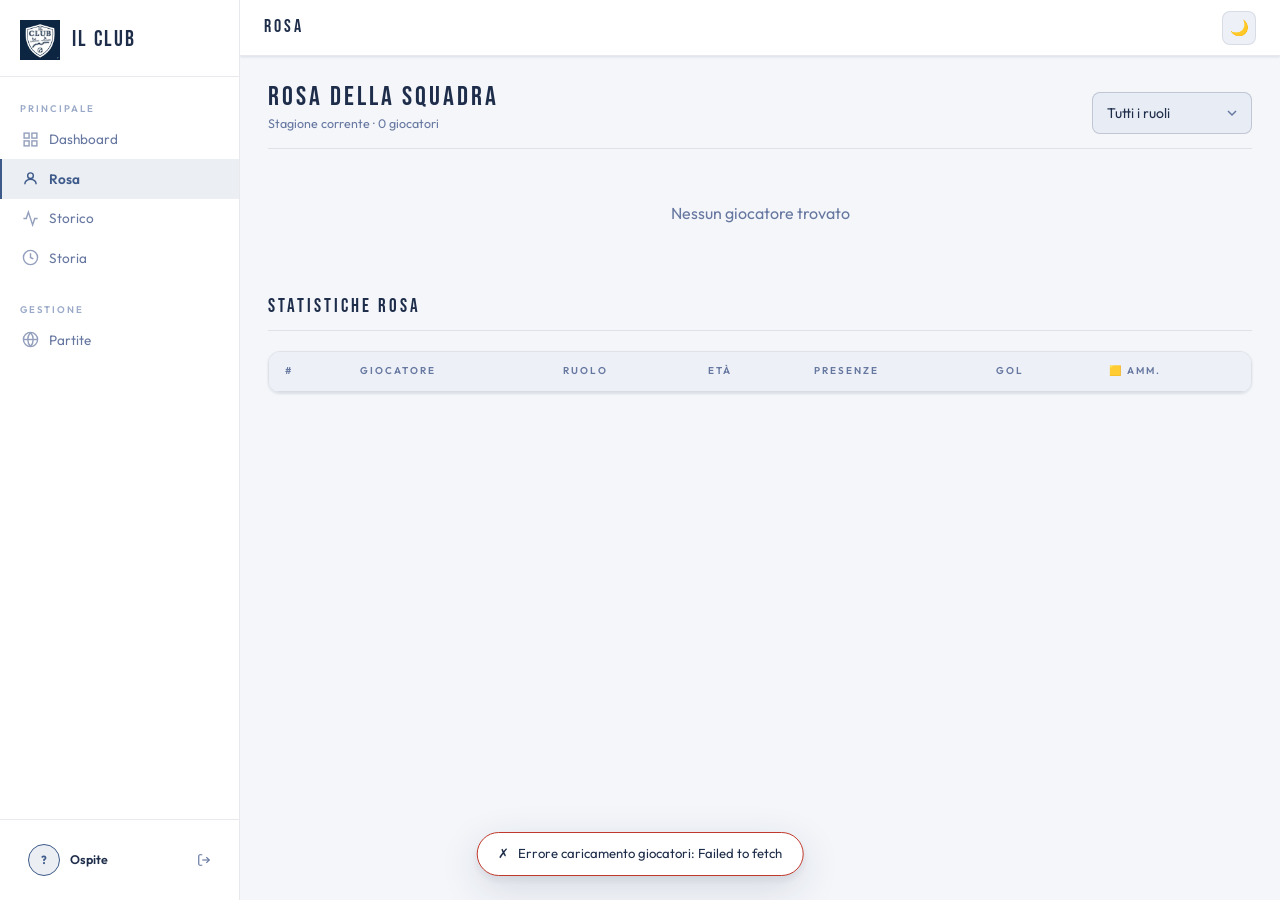
<file: rosa.html>
<!DOCTYPE html>
<html lang="it">
<head>
  <meta charset="UTF-8">
  <meta name="viewport" content="width=device-width, initial-scale=1.0">
  <title>IL CLUB — Rosa</title>
  <link rel="stylesheet" href="./style/main.css">
  <style>
    /* ---- Selezione multipla ---- */
    .player-card { position: relative; cursor: default; }
    .player-card.selectable { cursor: pointer; }
    .player-card.selectable:hover { border-color: var(--accent); }
    .player-card.selected {
      border-color: var(--accent) !important;
      background: var(--accent-light) !important;
      box-shadow: 0 0 0 2px var(--accent), var(--shadow-md);
    }
    .player-card .select-check {
      position: absolute; top: .6rem; right: .6rem;
      width: 20px; height: 20px; border-radius: 50%;
      border: 2px solid var(--border2);
      background: var(--bg2);
      display: none; align-items: center; justify-content: center;
      font-size: .7rem; font-weight: 700; color: var(--accent);
      transition: all .15s;
    }
    .player-card.selectable .select-check { display: flex; }
    .player-card.selected .select-check {
      background: var(--accent); border-color: var(--accent); color: #fff;
    }
/* ---- Barra azione collettiva ---- */
    .bulk-bar {
      position: fixed;
      bottom: 24px;
      left: 50%;
      transform: translateX(-50%) translateY(150%);
      z-index: 100;
      background: var(--surface);
      border: 1px solid var(--border);
      color: var(--text);
      padding: .75rem 1.25rem;
      display: flex;
      align-items: center;
      justify-content: space-between;
      gap: 1.5rem;
      flex-wrap: nowrap;
      border-radius: 100px; /* Forma a "pillola" elegante */
      box-shadow: 0 10px 25px -5px rgba(0, 0, 0, 0.2), 0 8px 10px -6px rgba(0, 0, 0, 0.1);
      
      opacity: 0;
      visibility: hidden;
      pointer-events: none;
      transition: all .3s cubic-bezier(.4,0,.2,1);
      width: max-content;
      max-width: 90vw;
    }
    
    .bulk-bar.visible { 
      transform: translateX(-50%) translateY(0);
      opacity: 1;
      visibility: visible;
      pointer-events: auto;
    }

    .bulk-bar-info { 
      font-size: .85rem; 
      font-weight: 600; 
      color: var(--accent);
      white-space: nowrap;
    }
    
    .bulk-bar-actions { 
      display: flex; 
      gap: .5rem; 
      align-items: center;
    }

    /* Ripristinato lo stile base dei pulsanti del menu bulk */
    .bulk-btn {
      background: var(--surface2);
      border: 1px solid var(--border2);
      color: var(--text);
      border-radius: 50px; /* In linea con il nuovo stile a pillola */
      padding: .4rem 1rem;
      font-size: .75rem;
      font-weight: 600;
      cursor: pointer;
      transition: all .2s;
      white-space: nowrap;
      font-family: 'Outfit', sans-serif;
    }
    
    .bulk-btn:hover { 
      background: var(--bg2); 
      border-color: var(--accent);
      color: var(--accent);
    }
    
    .bulk-btn.danger { 
      background: rgba(248,113,113,.1); 
      border-color: rgba(248,113,113,.2); 
      color: #f87171;
    }
    
    .bulk-btn.danger:hover { 
      background: rgba(248,113,113,.2); 
      border-color: rgba(248,113,113,.4); 
    }

    /* ---- Modal selezione multipla ---- */
    .bulk-input-row {
      display: flex; align-items: center; gap: .75rem;
      padding: .75rem; background: var(--surface2); border-radius: 8px;
      margin-bottom: .5rem;
    }
    .bulk-input-row label { font-size: .8rem; color: var(--muted); min-width: 80px; }
    .bulk-input-row input {
      width: 80px; padding: .4rem .6rem;
      background: var(--bg2); border: 1px solid var(--border2);
      border-radius: 6px; color: var(--white); font-size: .875rem;
      font-family: 'Outfit', sans-serif; outline: none;
      transition: border-color .2s;
    }
    .bulk-input-row input:focus { border-color: var(--accent); }
    .bulk-input-row .bulk-desc {
      font-size: .73rem; color: var(--muted); flex: 1;
    }
  </style>
</head>
<body>
<div class="app-layout">
  <div id="sidebar-mount"></div>
  <div class="main-content">
    <div class="topbar">
      <div class="topbar-left">
        <button class="menu-btn" onclick="toggleSidebar()" aria-label="Menu">
          <svg viewBox="0 0 24 24" fill="none" stroke="currentColor" stroke-width="2"><line x1="3" y1="6" x2="21" y2="6"/><line x1="3" y1="12" x2="21" y2="12"/><line x1="3" y1="18" x2="21" y2="18"/></svg>
        </button>
        <span class="topbar-title">ROSA</span>
      </div>
      <div class="topbar-actions">
        <button class="theme-toggle" onclick="toggleTheme()" title="Cambia tema">🌙</button>
      </div>
    </div>

    <div class="page-content">

      <!-- Barra azione multipla (sticky) -->
      <div class="bulk-bar" id="bulk-bar">
        <span class="bulk-bar-info" id="bulk-info">0 giocatori selezionati</span>
        <div class="bulk-bar-actions">
          <button class="bulk-btn" onclick="openBulkModal('presenze')">+ Presenze</button>
          <button class="bulk-btn" onclick="openBulkModal('gol')">⚽ Gol</button>
          <button class="bulk-btn" onclick="openBulkModal('ammonizioni')">🟨 Ammonizioni</button>
          <button class="bulk-btn danger" onclick="clearSelection()">✕ Deseleziona</button>
        </div>
      </div>

      <div class="section-header fade-up">
        <div>
          <div class="section-title">Rosa della Squadra</div>
          <div class="section-subtitle">Stagione corrente · <span id="player-count">—</span> giocatori</div>
        </div>
        <div style="display:flex;gap:.75rem;align-items:center;flex-wrap:wrap">
          <select class="form-select" style="width:160px" id="filter-role" onchange="renderPlayers()">
            <option value="">Tutti i ruoli</option>
            <option>Portiere</option><option>Difensore</option>
            <option>Centrocampista</option><option>Ala</option><option>Attaccante</option>
          </select>
          <button class="btn btn-ghost btn-sm" id="select-all-btn" style="display:none" onclick="toggleSelectAll()">Seleziona tutti</button>
          <button class="btn btn-primary btn-sm" id="add-player-btn" style="display:none" onclick="openModal()">+ Aggiungi</button>
        </div>
      </div>

      <!-- Grid giocatori -->
      <div class="grid-auto fade-up delay-1" id="players-grid">
        <div style="grid-column:1/-1;padding:2rem;text-align:center;color:var(--muted)">Caricamento...</div>
      </div>

      <!-- Tabella statistiche -->
      <div class="fade-up delay-2" style="margin-top:2.5rem">
        <div class="section-header">
          <div><div class="section-title" style="font-size:1.2rem">Statistiche Rosa</div></div>
        </div>
        <div class="table-wrap">
          <table>
            <thead>
              <tr>
                <th>#</th><th>Giocatore</th><th>Ruolo</th><th>Età</th>
                <th>Presenze</th><th>Gol</th><th>🟨 Amm.</th>
                <th id="actions-col" style="display:none">Azioni</th>
              </tr>
            </thead>
            <tbody id="players-table"></tbody>
          </table>
        </div>
      </div>
    </div>
  </div>
</div>

<!-- Modal aggiungi/modifica giocatore -->
<div class="modal-overlay" id="modal">
  <div class="modal">
    <div class="modal-header">
      <span class="modal-title" id="modal-title">Nuovo Giocatore</span>
      <button class="modal-close" onclick="closeModal()">✕</button>
    </div>
    <div>
      <div class="grid-2">
        <div class="form-group"><label class="form-label">Nome</label><input class="form-input" id="f-name" placeholder="Mario Rossi"></div>
        <div class="form-group"><label class="form-label">Numero maglia</label><input class="form-input" id="f-number" type="number" min="1" max="99"></div>
      </div>
      <div class="grid-2">
        <div class="form-group">
          <label class="form-label">Ruolo</label>
          <select class="form-select" id="f-role">
            <option>Portiere</option><option>Difensore</option>
            <option>Centrocampista</option><option>Ala</option><option>Attaccante</option>
          </select>
        </div>
        <div class="form-group"><label class="form-label">Età</label><input class="form-input" id="f-age" type="number" min="16" max="45"></div>
      </div>
      <div class="grid-3">
        <div class="form-group"><label class="form-label">Presenze</label><input class="form-input" id="f-matches" type="number" value="0" min="0"></div>
        <div class="form-group"><label class="form-label">Gol</label><input class="form-input" id="f-goals" type="number" value="0" min="0"></div>
        <div class="form-group"><label class="form-label">🟨 Ammonizioni</label><input class="form-input" id="f-yellow" type="number" value="0" min="0"></div>
      </div>
      <div style="display:flex;gap:.75rem;justify-content:flex-end;margin-top:1rem">
        <button class="btn btn-ghost" onclick="closeModal()">Annulla</button>
        <button class="btn btn-primary" onclick="savePlayer()">Salva</button>
      </div>
    </div>
  </div>
</div>

<!-- Modal aggiornamento collettivo -->
<div class="modal-overlay" id="bulk-modal">
  <div class="modal">
    <div class="modal-header">
      <span class="modal-title" id="bulk-modal-title">Aggiorna Presenze</span>
      <button class="modal-close" onclick="closeBulkModal()">✕</button>
    </div>
    <div>
      <p style="font-size:.82rem;color:var(--muted);margin-bottom:1.25rem" id="bulk-modal-desc"></p>

      <!-- Lista giocatori selezionati con input individuali -->
      <div id="bulk-players-list" style="max-height:50vh;overflow-y:auto;margin-bottom:1.25rem"></div>

      <!-- Applica a tutti -->
      <div style="background:var(--surface2);border-radius:10px;padding:1rem;margin-bottom:1rem">
        <div style="font-size:.68rem;text-transform:uppercase;letter-spacing:1.5px;color:var(--muted);font-weight:600;margin-bottom:.75rem">
          Imposta valore uguale per tutti
        </div>
        <div style="display:flex;gap:.75rem;align-items:center">
          <input class="form-input" id="bulk-apply-val" type="number" min="0" placeholder="es. 1"
                 style="width:100px" oninput="applyToAll(this.value)">
          <span style="font-size:.8rem;color:var(--muted)">→ aggiunge questo valore a tutti i selezionati</span>
        </div>
      </div>

      <div style="display:flex;gap:.75rem;justify-content:flex-end">
        <button class="btn btn-ghost" onclick="closeBulkModal()">Annulla</button>
        <button class="btn btn-primary" onclick="saveBulk()" id="bulk-save-btn">Salva</button>
      </div>
    </div>
  </div>
</div>

<div id="toast" class="toast"></div>
<script src="./js/app.js"></script>
<script src="./js/sidebar.js"></script>
<script>
let editingId = null;
let allPlayers = [];
let selectedIds = new Set();
let bulkField = null; // 'matches' | 'goals' | 'yellow_cards'
let canEdit = false;

const roleColors = { Portiere:'blue', Difensore:'green', Centrocampista:'gold', Ala:'gold', Attaccante:'red' };

document.addEventListener('DOMContentLoaded', async () => {
  await AUTH.init();
  canEdit = AUTH.can('editPlayer');
  if (canEdit) {
    document.getElementById('add-player-btn').style.display = '';
    document.getElementById('actions-col').style.display = '';
    document.getElementById('select-all-btn').style.display = '';
  }
  try {
    allPlayers = await DB.getPlayers();
  } catch(e) {
    UI.toast('Errore caricamento giocatori: ' + e.message, 'error');
  }
  renderPlayers();
});

// ---- Selezione ----
function toggleSelect(id) {
  if (!canEdit) return;
  if (selectedIds.has(id)) selectedIds.delete(id);
  else selectedIds.add(id);
  updateSelectionUI();
}

function clearSelection() {
  selectedIds.clear();
  updateSelectionUI();
}

function toggleSelectAll() {
  const filter = document.getElementById('filter-role').value;
  const visible = filter ? allPlayers.filter(p => p.role === filter) : allPlayers;
  if (selectedIds.size === visible.length) {
    clearSelection();
  } else {
    visible.forEach(p => selectedIds.add(p.id));
    updateSelectionUI();
  }
}

function updateSelectionUI() {
  const count = selectedIds.size;
  const bulkBar = document.getElementById('bulk-bar');
  bulkBar.classList.toggle('visible', count > 0);
  document.getElementById('bulk-info').textContent =
    count === 1 ? '1 giocatore selezionato' : `${count} giocatori selezionati`;

  // Aggiorna stile card
  document.querySelectorAll('.player-card').forEach(card => {
    const id = +card.dataset.id;
    card.classList.toggle('selected', selectedIds.has(id));
    const check = card.querySelector('.select-check');
    if (check) check.textContent = selectedIds.has(id) ? '✓' : '';
  });

  // Tasto seleziona tutti
  const btn = document.getElementById('select-all-btn');
  const filter = document.getElementById('filter-role').value;
  const visible = filter ? allPlayers.filter(p => p.role === filter) : allPlayers;
  btn.textContent = selectedIds.size === visible.length && visible.length > 0
    ? 'Deseleziona tutti' : 'Seleziona tutti';
}

// ---- Render giocatori ----
function renderPlayers() {
  const filter = document.getElementById('filter-role').value;
  const filtered = filter ? allPlayers.filter(p => p.role === filter) : allPlayers;
  document.getElementById('player-count').textContent = filtered.length;

  const groups = {};
  filtered.forEach(p => { (groups[p.role] || (groups[p.role] = [])).push(p); });

  let gridHtml = '';
  Object.entries(groups).forEach(([role, ps]) => {
    gridHtml += `<div style="grid-column:1/-1;display:flex;align-items:center;gap:.75rem;margin-top:.5rem">
      <span class="pill pill-${roleColors[role]||'gray'}">${role}</span>
      <div style="flex:1;height:1px;background:var(--border)"></div>
    </div>`;
    ps.forEach(p => {
      const isSelected = selectedIds.has(p.id);
      gridHtml += `<div class="player-card ${canEdit ? 'selectable' : ''} ${isSelected ? 'selected' : ''}"
                        data-id="${p.id}" onclick="${canEdit ? `toggleSelect(${p.id})` : ''}">
        ${canEdit ? `<div class="select-check">${isSelected ? '✓' : ''}</div>` : ''}
        <div class="player-number">${p.number}</div>
        <div class="player-name">${p.name}</div>
        <div class="player-role">${p.role}</div>
        <div style="display:flex;justify-content:center;gap:1.25rem;margin-top:1rem;font-size:.78rem;color:var(--muted)">
          <span title="Presenze"><strong style="color:var(--white)">${p.matches||0}</strong> Pres</span>
          <span title="Gol"><strong style="color:var(--white)">${p.goals||0}</strong> ⚽</span>
          <span title="Ammonizioni"><strong style="color:var(--white)">${p.yellow_cards||0}</strong> 🟨</span>
        </div>
        ${canEdit ? `<button class="btn btn-ghost btn-sm" style="margin-top:1rem;width:100%"
                      onclick="event.stopPropagation();editPlayer(${p.id})">Modifica</button>` : ''}
      </div>`;
    });
  });
  if (!gridHtml) gridHtml = `<div style="grid-column:1/-1;padding:2rem;text-align:center;color:var(--muted)">Nessun giocatore trovato</div>`;
  document.getElementById('players-grid').innerHTML = gridHtml;

  // Tabella
  document.getElementById('players-table').innerHTML = [...filtered]
    .sort((a,b) => a.number - b.number).map(p => `
    <tr>
      <td><strong style="color:var(--gold)">${p.number}</strong></td>
      <td><strong>${p.name}</strong></td>
      <td><span class="pill pill-${roleColors[p.role]||'gray'}">${p.role}</span></td>
      <td>${p.age||'—'}</td>
      <td>${p.matches||0}</td>
      <td><strong>${p.goals||0}</strong></td>
      <td>${p.yellow_cards||0}</td>
      ${canEdit ? `<td>
        <button class="btn btn-ghost btn-sm" onclick="editPlayer(${p.id})">✏</button>
        <button class="btn btn-danger btn-sm" onclick="deletePlayer(${p.id})" style="margin-left:.5rem">✕</button>
      </td>` : ''}
    </tr>`).join('');
}

// ---- Modal singolo giocatore ----
function openModal(player=null) {
  editingId = player ? player.id : null;
  document.getElementById('modal-title').textContent = player ? 'Modifica Giocatore' : 'Nuovo Giocatore';
  document.getElementById('f-name').value    = player?.name   || '';
  document.getElementById('f-number').value  = player?.number || '';
  document.getElementById('f-role').value    = player?.role   || 'Portiere';
  document.getElementById('f-age').value     = player?.age    || '';
  document.getElementById('f-matches').value = player?.matches     ?? 0;
  document.getElementById('f-goals').value   = player?.goals       ?? 0;
  document.getElementById('f-yellow').value  = player?.yellow_cards ?? 0;
  document.getElementById('modal').classList.add('open');
}
function closeModal() { document.getElementById('modal').classList.remove('open'); }
function editPlayer(id) { const p = allPlayers.find(p => p.id === id); if (p) openModal(p); }

async function savePlayer() {
  const data = {
    name:         document.getElementById('f-name').value.trim(),
    number:       +document.getElementById('f-number').value,
    role:         document.getElementById('f-role').value,
    age:          +document.getElementById('f-age').value || null,
    matches:      +document.getElementById('f-matches').value,
    goals:        +document.getElementById('f-goals').value,
    yellow_cards: +document.getElementById('f-yellow').value,
  };
  if (!data.name || !data.number) { UI.toast('Compila nome e numero', 'error'); return; }
  try {
    if (editingId) {
      await DB.updatePlayer(editingId, data);
      const idx = allPlayers.findIndex(p => p.id === editingId);
      if (idx > -1) allPlayers[idx] = { ...allPlayers[idx], ...data };
      UI.toast('Giocatore aggiornato', 'success');
    } else {
      const created = await DB.createPlayer(data);
      if (created) allPlayers.push(created);
      UI.toast('Giocatore aggiunto', 'success');
    }
    closeModal();
    renderPlayers();
  } catch(e) { UI.toast('Errore: ' + e.message, 'error'); }
}

async function deletePlayer(id) {
  UI.confirm('Rimuovere questo giocatore?', async () => {
    try {
      await DB.deletePlayer(id);
      allPlayers = allPlayers.filter(p => p.id !== id);
      selectedIds.delete(id);
      UI.toast('Giocatore rimosso', 'info');
      renderPlayers();
      updateSelectionUI();
    } catch(e) { UI.toast('Errore: ' + e.message, 'error'); }
  });
}

// ---- Modal aggiornamento collettivo ----
const fieldLabels = {
  presenze:     { field: 'matches',      icon: '📋', label: 'Presenze',      unit: 'presenze' },
  gol:          { field: 'goals',        icon: '⚽', label: 'Gol',           unit: 'gol' },
  ammonizioni:  { field: 'yellow_cards', icon: '🟨', label: 'Ammonizioni',   unit: 'ammonizioni' },
};

function openBulkModal(type) {
  const cfg = fieldLabels[type];
  bulkField = cfg.field;

  document.getElementById('bulk-modal-title').textContent = `${cfg.icon} Aggiorna ${cfg.label}`;
  document.getElementById('bulk-modal-desc').textContent =
    `Inserisci quante ${cfg.unit} aggiungere per ciascun giocatore selezionato. Puoi personalizzare il valore per ogni giocatore.`;

  const selected = allPlayers.filter(p => selectedIds.has(p.id));
  document.getElementById('bulk-players-list').innerHTML = selected.map(p => `
    <div class="bulk-input-row">
      <label><strong style="color:var(--navy)">${p.name.split(' ').pop()}</strong><br>
        <span style="font-size:.7rem;color:var(--muted)">#${p.number} · ${p.role}</span>
      </label>
      <input type="number" min="0" value="1" id="bulk-val-${p.id}" placeholder="+">
      <span class="bulk-desc">
        Attuale: <strong>${p[cfg.field]||0}</strong> → Nuovo: <strong id="bulk-preview-${p.id}">${(p[cfg.field]||0)+1}</strong>
      </span>
    </div>`).join('');

  // Aggiorna preview in tempo reale
  selected.forEach(p => {
    const inp = document.getElementById(`bulk-val-${p.id}`);
    if (inp) inp.addEventListener('input', () => {
      const preview = document.getElementById(`bulk-preview-${p.id}`);
      if (preview) preview.textContent = (p[bulkField === 'matches' ? 'matches' : bulkField === 'goals' ? 'goals' : 'yellow_cards']||0) + (+inp.value||0);
    });
  });

  document.getElementById('bulk-apply-val').value = '';
  document.getElementById('bulk-modal').classList.add('open');
}

function applyToAll(val) {
  const selected = allPlayers.filter(p => selectedIds.has(p.id));
  selected.forEach(p => {
    const inp = document.getElementById(`bulk-val-${p.id}`);
    const preview = document.getElementById(`bulk-preview-${p.id}`);
    if (inp) inp.value = val;
    if (preview) {
      const currentVal = p[bulkField] || 0;
      preview.textContent = currentVal + (+val || 0);
    }
  });
}

function closeBulkModal() {
  document.getElementById('bulk-modal').classList.remove('open');
  document.getElementById('bulk-apply-val').value = '';
  bulkField = null;
}

async function saveBulk() {
  if (!bulkField) return;
  const selected = allPlayers.filter(p => selectedIds.has(p.id));
  const btn = document.getElementById('bulk-save-btn');
  btn.disabled = true; btn.textContent = 'Salvataggio...';

  let errors = 0;
  for (const p of selected) {
    const inp = document.getElementById(`bulk-val-${p.id}`);
    const addVal = +(inp?.value || 0);
    if (addVal === 0) continue;

    const currentVal = p[bulkField] || 0;
    const newVal = currentVal + addVal;
    try {
      await DB.updatePlayer(p.id, { [bulkField]: newVal });
      const idx = allPlayers.findIndex(x => x.id === p.id);
      if (idx > -1) allPlayers[idx][bulkField] = newVal;
    } catch(e) {
      errors++;
      console.error('Errore aggiornamento', p.name, e);
    }
  }

  btn.disabled = false; btn.textContent = 'Salva';
  closeBulkModal();

  if (errors > 0) UI.toast(`${errors} errori durante il salvataggio`, 'error');
  else UI.toast(`${selected.length} giocatori aggiornati`, 'success');

  clearSelection();
  renderPlayers();
}
</script>
</body>
</html>
</file>
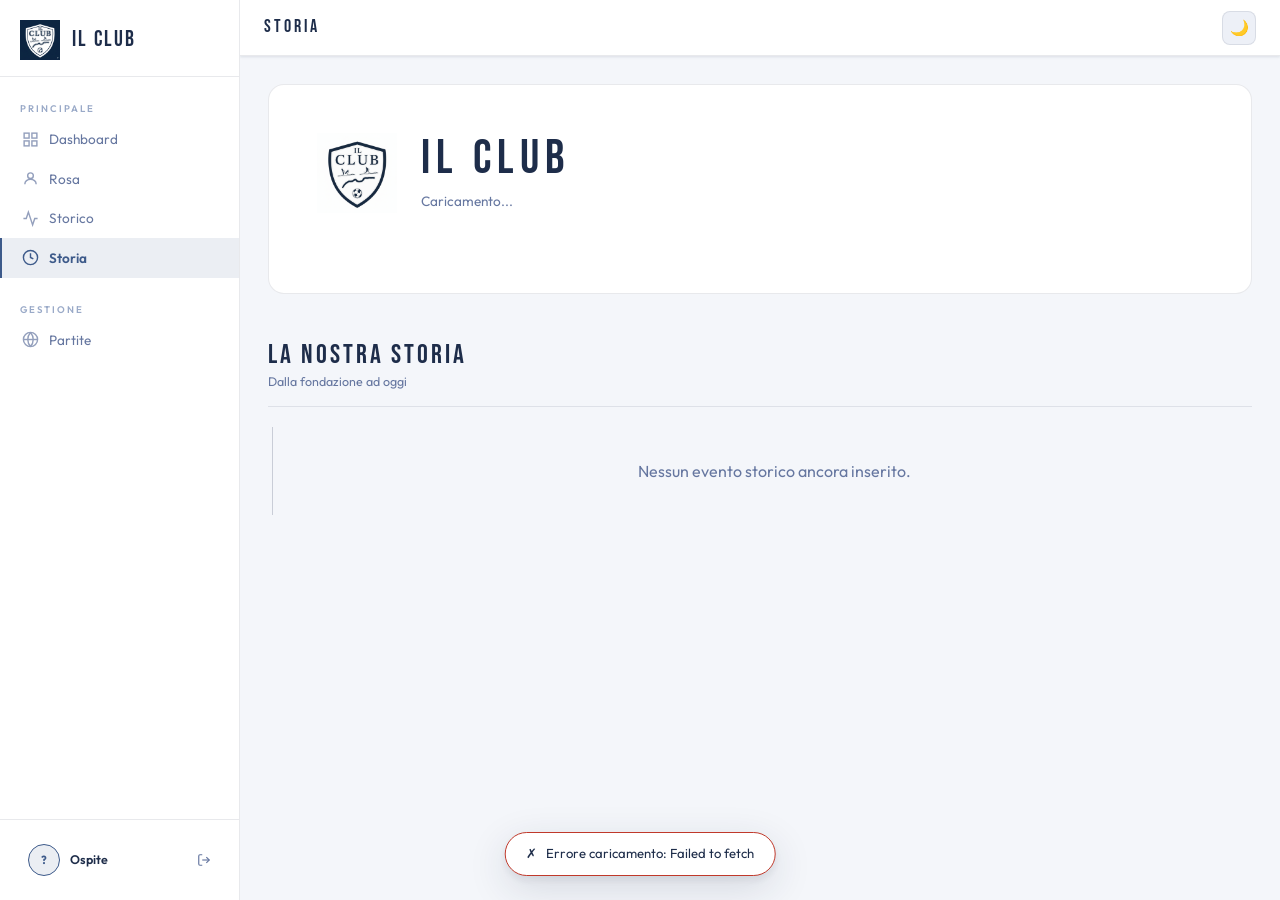
<file: storia.html>
<!DOCTYPE html>
<html lang="it">
<head>
  <meta charset="UTF-8">
  <meta name="viewport" content="width=device-width, initial-scale=1.0">
  <title>IL CLUB — Storia</title>
  <link rel="stylesheet" href="./style/main.css">
</head>
<body>
<div class="app-layout">
  <div id="sidebar-mount"></div>
  <div class="main-content">
    <div class="topbar">
      <div class="topbar-left">
        <button class="menu-btn" onclick="toggleSidebar()" aria-label="Menu">
          <svg viewBox="0 0 24 24" fill="none" stroke="currentColor" stroke-width="2"><line x1="3" y1="6" x2="21" y2="6"/><line x1="3" y1="12" x2="21" y2="12"/><line x1="3" y1="18" x2="21" y2="18"/></svg>
        </button>
        <span class="topbar-title">STORIA</span>
      </div>
      <div class="topbar-actions">
        <button class="theme-toggle" onclick="toggleTheme()" title="Cambia tema">🌙</button>
        <button class="btn btn-primary btn-sm" id="add-history-btn" style="display:none" onclick="openModal()">+ Aggiungi</button>
      </div>
    </div>
    <div class="page-content">

      <!-- Hero -->
      <div class="fade-up" style="margin-bottom:3rem;padding:3rem;background:var(--surface);border:1px solid var(--border);border-radius:16px;position:relative;overflow:hidden">
        <div style="position:absolute;top:-40px;right:-40px;font-family:'Bebas Neue',sans-serif;font-size:12rem;color:rgba(201,168,76,0.04);line-height:1;pointer-events:none" id="founded-bg"></div>
        <div style="display:flex;align-items:center;gap:1.5rem;flex-wrap:wrap">
          <img src="./style/img/logov2.png" alt="IL CLUB" style="width:80px;height:80px;object-fit:contain;">
          <div>
            <div style="font-family:'Bebas Neue',sans-serif;font-size:3rem;letter-spacing:6px;color:var(--white);line-height:1" id="hero-name">IL CLUB</div>
            <div style="font-size:.85rem;color:var(--muted);margin-top:.5rem" id="hero-info">Caricamento...</div>
          </div>
        </div>
        <div style="margin-top:2rem;display:grid;grid-template-columns:repeat(auto-fill,minmax(150px,1fr));gap:1.5rem" id="team-info-grid"></div>
        <button class="btn btn-ghost btn-sm" id="edit-info-btn" style="display:none;margin-top:1.5rem" onclick="openInfoModal()">✏ Modifica info squadra</button>
      </div>

      <!-- Timeline -->
      <div class="fade-up delay-1">
        <div class="section-header">
          <div>
            <div class="section-title">La nostra Storia</div>
            <div class="section-subtitle">Dalla fondazione ad oggi</div>
          </div>
        </div>
        <div class="timeline" id="timeline">
          <div style="padding:2rem;text-align:center;color:var(--muted)">Caricamento...</div>
        </div>
      </div>

    </div>
  </div>
</div>

<!-- History event modal -->
<div class="modal-overlay" id="modal">
  <div class="modal">
    <div class="modal-header">
      <span class="modal-title" id="modal-title">Nuovo Evento</span>
      <button class="modal-close" onclick="closeModal()">✕</button>
    </div>
    <div>
      <div class="grid-2">
        <div class="form-group"><label class="form-label">Anno</label><input class="form-input" id="f-year" placeholder="2024"></div>
        <div class="form-group"><label class="form-label">Titolo</label><input class="form-input" id="f-title" placeholder="Nome evento"></div>
      </div>
      <div class="form-group">
        <label class="form-label">Descrizione</label>
        <textarea class="form-textarea" id="f-text" rows="4" placeholder="Racconta cosa è successo..."></textarea>
      </div>
      <div style="display:flex;gap:.75rem;justify-content:flex-end">
        <button class="btn btn-ghost" onclick="closeModal()">Annulla</button>
        <button class="btn btn-primary" onclick="saveEvent()">Salva</button>
      </div>
    </div>
  </div>
</div>

<!-- Team info modal -->
<div class="modal-overlay" id="info-modal">
  <div class="modal">
    <div class="modal-header">
      <span class="modal-title">Info Squadra</span>
      <button class="modal-close" onclick="closeInfoModal()">✕</button>
    </div>
    <div>
      <div class="grid-2">
        <div class="form-group"><label class="form-label">Nome squadra</label><input class="form-input" id="i-name"></div>
        <div class="form-group"><label class="form-label">Anno fondazione</label><input class="form-input" id="i-founded" type="number"></div>
        <div class="form-group"><label class="form-label">Città</label><input class="form-input" id="i-city"></div>
        <div class="form-group"><label class="form-label">Colori</label><input class="form-input" id="i-colors"></div>
        <div class="form-group"><label class="form-label">Allenatore</label><input class="form-input" id="i-coach"></div>
        <div class="form-group"><label class="form-label">Presidente</label><input class="form-input" id="i-president"></div>
      </div>
      <div style="display:flex;gap:.75rem;justify-content:flex-end;margin-top:.5rem">
        <button class="btn btn-ghost" onclick="closeInfoModal()">Annulla</button>
        <button class="btn btn-primary" onclick="saveInfo()">Salva</button>
      </div>
    </div>
  </div>
</div>

<div id="toast" class="toast"></div>
<script src="./js/app.js"></script>
<script src="./js/sidebar.js"></script>
<script>
let editingId = null;
let allHistory = [];
let teamData = null;

document.addEventListener('DOMContentLoaded', async () => {
  await AUTH.init();
  const can = AUTH.can('editHistory');
  if (can) {
    document.getElementById('add-history-btn').style.display = '';
    document.getElementById('edit-info-btn').style.display = '';
  }
  try {
    [teamData, allHistory] = await Promise.all([DB.getTeam(), DB.getHistory()]);
  } catch(e) {
    UI.toast('Errore caricamento: ' + e.message, 'error');
  }
  renderHero();
  renderTimeline();
});

function renderHero() {
  const t = teamData;
  if (!t) return;
  document.getElementById('founded-bg').textContent = t.founded || '';
  document.getElementById('hero-name').textContent = t.name || 'IL CLUB';
  document.getElementById('hero-info').textContent = `Fondato nel ${t.founded||'—'} · ${t.city||'—'}`;
  const infos = [
    { label:'Fondato', val: t.founded||'—' },
    { label:'Città', val: t.city||'—' },
    { label:'Colori', val: t.colors||'—' },
    { label:'Allenatore', val: t.coach||'—' },
    { label:'Presidente', val: t.president||'—' },
  ];
  document.getElementById('team-info-grid').innerHTML = infos.map(i=>`
    <div>
      <div style="font-size:.65rem;text-transform:uppercase;letter-spacing:1.5px;color:var(--muted);font-weight:600;margin-bottom:.25rem">${i.label}</div>
      <div style="font-weight:600;color:var(--white)">${i.val}</div>
    </div>
  `).join('');
}

function renderTimeline() {
  const can = AUTH.can('editHistory');
  const sorted = [...allHistory].sort((a,b) => +a.year - +b.year);
  const timeline = document.getElementById('timeline');
  if (sorted.length === 0) {
    timeline.innerHTML = '<div style="padding:2rem;text-align:center;color:var(--muted)">Nessun evento storico ancora inserito.</div>';
    return;
  }
  timeline.innerHTML = sorted.map(h=>`
    <div class="timeline-item">
      <div class="timeline-dot"></div>
      <div style="display:flex;align-items:flex-start;justify-content:space-between;gap:1rem">
        <div style="flex:1">
          <div class="timeline-year">${h.year}</div>
          <div class="timeline-title">${h.title}</div>
          <div class="timeline-text">${h.text}</div>
        </div>
        ${can ? `<div style="display:flex;gap:.5rem;flex-shrink:0">
          <button class="btn btn-ghost btn-sm" onclick="editEvent(${h.id})">✏</button>
          <button class="btn btn-danger btn-sm" onclick="deleteEvent(${h.id})">✕</button>
        </div>` : ''}
      </div>
    </div>
  `).join('');
}

function openModal(h=null) {
  editingId = h ? h.id : null;
  document.getElementById('modal-title').textContent = h ? 'Modifica Evento' : 'Nuovo Evento';
  document.getElementById('f-year').value = h?.year || '';
  document.getElementById('f-title').value = h?.title || '';
  document.getElementById('f-text').value = h?.text || '';
  document.getElementById('modal').classList.add('open');
}
function closeModal() { document.getElementById('modal').classList.remove('open'); }

function editEvent(id) {
  const h = allHistory.find(h => h.id === id);
  if (h) openModal(h);
}

async function saveEvent() {
  const data = {
    year: document.getElementById('f-year').value.trim(),
    title: document.getElementById('f-title').value.trim(),
    text: document.getElementById('f-text').value.trim(),
  };
  if (!data.year || !data.title) { UI.toast('Compila anno e titolo', 'error'); return; }
  try {
    if (editingId) {
      await DB.updateHistoryEntry(editingId, data);
      const idx = allHistory.findIndex(h => h.id === editingId);
      if (idx > -1) allHistory[idx] = { ...allHistory[idx], ...data };
      UI.toast('Evento aggiornato', 'success');
    } else {
      const created = await DB.createHistoryEntry(data);
      if (created) allHistory.push(created);
      UI.toast('Evento aggiunto', 'success');
    }
    closeModal(); renderTimeline();
  } catch(e) { UI.toast('Errore: ' + e.message, 'error'); }
}

async function deleteEvent(id) {
  UI.confirm('Eliminare questo evento?', async () => {
    try {
      await DB.deleteHistoryEntry(id);
      allHistory = allHistory.filter(h => h.id !== id);
      UI.toast('Evento eliminato', 'info');
      renderTimeline();
    } catch(e) { UI.toast('Errore: ' + e.message, 'error'); }
  });
}

function openInfoModal() {
  const t = teamData || {};
  ['name','city','colors','coach','president'].forEach(k => {
    document.getElementById('i-'+k).value = t[k] || '';
  });
  document.getElementById('i-founded').value = t.founded || '';
  document.getElementById('info-modal').classList.add('open');
}
function closeInfoModal() { document.getElementById('info-modal').classList.remove('open'); }

async function saveInfo() {
  const data = {};
  ['name','city','colors','coach','president'].forEach(k => {
    data[k] = document.getElementById('i-'+k).value.trim();
  });
  data.founded = +document.getElementById('i-founded').value;
  try {
    await DB.updateTeam(data);
    teamData = { ...teamData, ...data };
    UI.toast('Info aggiornate', 'success');
    closeInfoModal(); renderHero();
  } catch(e) { UI.toast('Errore: ' + e.message, 'error'); }
}
</script>
</body>
</html>
</file>
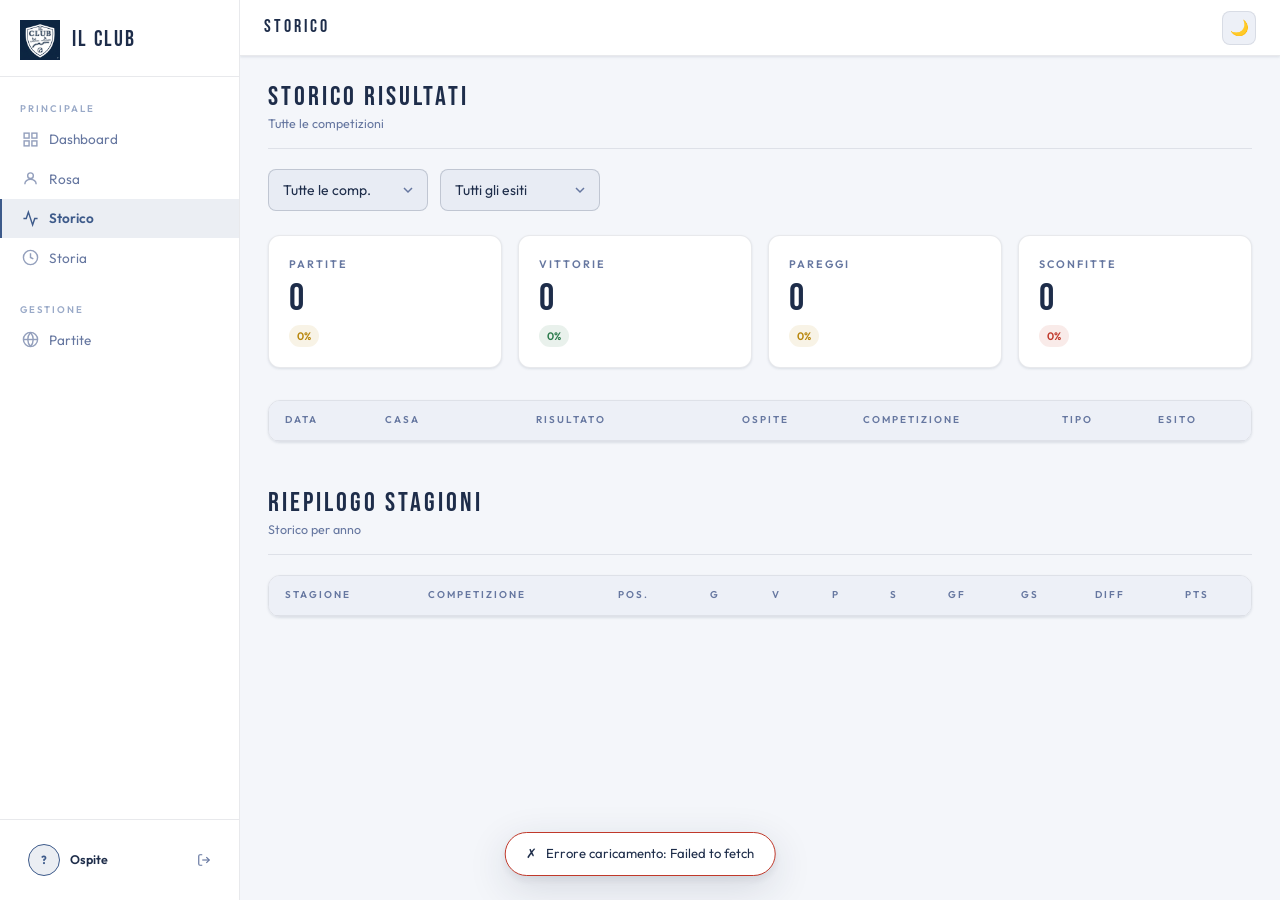
<file: storico.html>
<!DOCTYPE html>
<html lang="it">
<head>
  <meta charset="UTF-8">
  <meta name="viewport" content="width=device-width, initial-scale=1.0">
  <title>IL CLUB — Storico</title>
  <link rel="stylesheet" href="./style/main.css">
</head>
<body>
<div class="app-layout">
  <div id="sidebar-mount"></div>
  <div class="main-content">
    <div class="topbar">
      <div class="topbar-left">
        <button class="menu-btn" onclick="toggleSidebar()" aria-label="Menu">
          <svg viewBox="0 0 24 24" fill="none" stroke="currentColor" stroke-width="2"><line x1="3" y1="6" x2="21" y2="6"/><line x1="3" y1="12" x2="21" y2="12"/><line x1="3" y1="18" x2="21" y2="18"/></svg>
        </button>
        <span class="topbar-title">STORICO</span>
      </div>
      <div class="topbar-actions">
        <button class="theme-toggle" onclick="toggleTheme()" title="Cambia tema">🌙</button>
        <button class="btn btn-primary btn-sm" id="add-result-btn" style="display:none" onclick="openModal()">+ Aggiungi partita</button>
      </div>
    </div>
    <div class="page-content">
      <div class="fade-up" style="margin-bottom:2rem">
        <div class="section-header">
          <div>
            <div class="section-title">Storico Risultati</div>
            <div class="section-subtitle">Tutte le competizioni</div>
          </div>
        </div>
        <div style="display:flex;gap:.75rem;flex-wrap:wrap;margin-bottom:1.5rem">
          <select class="form-select" style="width:160px" id="filter-comp" onchange="render()">
            <option value="">Tutte le comp.</option>
            <option>Serie A</option><option>Coppa</option><option>Amichevole</option>
          </select>
          <select class="form-select" style="width:160px" id="filter-result" onchange="render()">
            <option value="">Tutti gli esiti</option>
            <option value="w">Vittorie</option>
            <option value="d">Pareggi</option>
            <option value="l">Sconfitte</option>
          </select>
        </div>
        <div class="stat-grid fade-up delay-1" id="summary-stats"></div>
      </div>
      <div class="fade-up delay-2">
        <div class="table-wrap">
          <table>
            <thead>
              <tr>
                <th>Data</th><th>Casa</th><th></th><th>Risultato</th><th></th>
                <th>Ospite</th><th>Competizione</th><th>Tipo</th><th>Esito</th>
                <th id="act-col" style="display:none">Azioni</th>
              </tr>
            </thead>
            <tbody id="results-body">
              <tr><td colspan="10" style="text-align:center;color:var(--muted);padding:2rem">Caricamento...</td></tr>
            </tbody>
          </table>
        </div>
      </div>

      <div class="fade-up delay-3" style="margin-top:3rem">
        <div class="section-header">
          <div>
            <div class="section-title">Riepilogo Stagioni</div>
            <div class="section-subtitle">Storico per anno</div>
          </div>
          <button class="btn btn-primary btn-sm" id="add-season-btn" style="display:none" onclick="openSeasonModal()">+ Stagione</button>
        </div>
        <div class="table-wrap">
          <table>
            <thead>
              <tr>
                <th>Stagione</th><th>Competizione</th><th>Pos.</th>
                <th>G</th><th>V</th><th>P</th><th>S</th>
                <th>GF</th><th>GS</th><th>Diff</th><th>Pts</th>
                <th id="season-act-col" style="display:none">Azioni</th>
              </tr>
            </thead>
            <tbody id="seasons-body"></tbody>
          </table>
        </div>
      </div>
    </div>
  </div>
</div>

<!-- Match Modal -->
<div class="modal-overlay" id="modal">
  <div class="modal">
    <div class="modal-header">
      <span class="modal-title" id="modal-title">Nuova Partita</span>
      <button class="modal-close" onclick="closeModal()">✕</button>
    </div>
    <div>
      <div class="grid-2">
        <div class="form-group"><label class="form-label">Data</label><input class="form-input" type="date" id="f-date"></div>
        <div class="form-group">
          <label class="form-label">Competizione</label>
          <select class="form-select" id="f-comp">
            <option>Serie A</option><option>Coppa</option><option>Amichevole</option>
          </select>
        </div>
      </div>
      <div class="grid-2">
        <div class="form-group"><label class="form-label">Squadra Casa</label><input class="form-input" id="f-home" placeholder="Il Club"></div>
        <div class="form-group"><label class="form-label">Squadra Ospite</label><input class="form-input" id="f-away" placeholder="Avversario"></div>
      </div>
      <div class="grid-2">
        <div class="form-group"><label class="form-label">Gol Casa</label><input class="form-input" type="number" id="f-gh" value="0" min="0"></div>
        <div class="form-group"><label class="form-label">Gol Ospite</label><input class="form-input" type="number" id="f-ga" value="0" min="0"></div>
      </div>
      <div class="form-group">
        <label class="form-label">Tipo</label>
        <select class="form-select" id="f-type">
          <option value="home">Casa</option><option value="away">Trasferta</option>
        </select>
      </div>
      <div style="display:flex;gap:.75rem;justify-content:flex-end;margin-top:1rem">
        <button class="btn btn-ghost" onclick="closeModal()">Annulla</button>
        <button class="btn btn-primary" onclick="saveResult()">Salva</button>
      </div>
    </div>
  </div>
</div>

<!-- Season Modal -->
<div class="modal-overlay" id="season-modal">
  <div class="modal">
    <div class="modal-header">
      <span class="modal-title">Nuova Stagione</span>
      <button class="modal-close" onclick="closeSeasonModal()">✕</button>
    </div>
    <div>
      <div class="grid-2">
        <div class="form-group"><label class="form-label">Anno</label><input class="form-input" id="s-year" placeholder="2024/25"></div>
        <div class="form-group"><label class="form-label">Competizione</label><input class="form-input" id="s-comp" placeholder="Serie A Regionale"></div>
      </div>
      <div style="display:grid;grid-template-columns:repeat(5,1fr);gap:.5rem">
        <div class="form-group"><label class="form-label">Pos</label><input class="form-input" type="number" id="s-pos" value="1"></div>
        <div class="form-group"><label class="form-label">G</label><input class="form-input" type="number" id="s-g" value="30"></div>
        <div class="form-group"><label class="form-label">V</label><input class="form-input" type="number" id="s-w" value="0"></div>
        <div class="form-group"><label class="form-label">P</label><input class="form-input" type="number" id="s-d" value="0"></div>
        <div class="form-group"><label class="form-label">S</label><input class="form-input" type="number" id="s-l" value="0"></div>
        <div class="form-group"><label class="form-label">GF</label><input class="form-input" type="number" id="s-gf" value="0"></div>
        <div class="form-group"><label class="form-label">GS</label><input class="form-input" type="number" id="s-ga" value="0"></div>
      </div>
      <div style="display:flex;gap:.75rem;justify-content:flex-end;margin-top:.5rem">
        <button class="btn btn-ghost" onclick="closeSeasonModal()">Annulla</button>
        <button class="btn btn-primary" onclick="saveSeason()">Salva</button>
      </div>
    </div>
  </div>
</div>

<div id="toast" class="toast"></div>
<script src="./js/app.js"></script>
<script src="./js/sidebar.js"></script>
<script>
let editingId = null;
let allResults = [];
let allSeasons = [];

document.addEventListener('DOMContentLoaded', async () => {
  await AUTH.init();
  const can = AUTH.can('editMatch');
  if (can) {
    document.getElementById('add-result-btn').style.display = '';
    document.getElementById('add-season-btn').style.display = '';
    document.getElementById('act-col').style.display = '';
    document.getElementById('season-act-col').style.display = '';
  }
  try {
    [allResults, allSeasons] = await Promise.all([DB.getResults(), DB.getSeasons()]);
  } catch(e) {
    UI.toast('Errore caricamento: ' + e.message, 'error');
  }
  render();
  renderSeasons();
});

function getResultType(r) {
  const home = r.home === 'Il Club';
  const myG = home ? r.gh : r.ga;
  const oppG = home ? r.ga : r.gh;
  return myG > oppG ? 'w' : myG === oppG ? 'd' : 'l';
}

function render() {
  const compF = document.getElementById('filter-comp').value;
  const resF = document.getElementById('filter-result').value;
  const can = AUTH.can('editMatch');
  let filtered = allResults;
  if (compF) filtered = filtered.filter(r => r.comp === compF);
  if (resF) filtered = filtered.filter(r => getResultType(r) === resF);

  let w=0, d=0, l=0;
  filtered.forEach(r => { const t=getResultType(r); if(t==='w')w++; else if(t==='d')d++; else l++; });
  const ss = document.getElementById('summary-stats');
  ss.innerHTML = [
    {label:'Partite', val:filtered.length, badge:'badge-gold'},
    {label:'Vittorie', val:w, badge:'badge-green'},
    {label:'Pareggi', val:d, badge:'badge-gold'},
    {label:'Sconfitte', val:l, badge:'badge-red'},
  ].map(c=>`<div class="stat-card">
    <div class="stat-label">${c.label}</div>
    <div class="stat-value">${c.val}</div>
    <span class="stat-badge ${c.badge}">${filtered.length > 0 ? Math.round(c.val/filtered.length*100) : 0}%</span>
  </div>`).join('');

  const labels = {w:'V',d:'P',l:'S'};
  const cls = {w:'result-w',d:'result-d',l:'result-l'};
  document.getElementById('results-body').innerHTML = [...filtered].sort((a,b)=>new Date(b.date)-new Date(a.date)).map(r=>{
    const t = getResultType(r);
    const dateStr = new Date(r.date).toLocaleDateString('it-IT',{day:'2-digit',month:'2-digit',year:'numeric'});
    return `<tr>
      <td style="color:var(--muted);font-size:.8rem">${dateStr}</td>
      <td style="font-weight:${r.home==='Il Club'?700:400};color:${r.home==='Il Club'?'var(--gold)':'var(--white)'}">${r.home}</td>
      <td style="color:var(--muted);font-size:.8rem">vs</td>
      <td><strong>${r.gh} — ${r.ga}</strong></td>
      <td></td>
      <td style="font-weight:${r.away==='Il Club'?700:400};color:${r.away==='Il Club'?'var(--gold)':'var(--white)'}">${r.away}</td>
      <td><span class="pill pill-gray">${r.comp}</span></td>
      <td><span class="pill ${r.type==='home'?'pill-blue':'pill-gray'}">${r.type==='home'?'Casa':'Trasf.'}</span></td>
      <td><span class="${cls[t]}">${labels[t]}</span></td>
      ${can?`<td>
        <button class="btn btn-ghost btn-sm" onclick="editResult(${r.id})">✏</button>
        <button class="btn btn-danger btn-sm" onclick="deleteResult(${r.id})" style="margin-left:.5rem">✕</button>
      </td>`:''}
    </tr>`;
  }).join('');
}

function renderSeasons() {
  const can = AUTH.can('editMatch');
  document.getElementById('seasons-body').innerHTML = allSeasons.map(s=>{
    const pts = s.w*3+s.d;
    const diff = s.gf-s.ga;
    const posColor = s.pos===1?'result-w':s.pos<=3?'result-d':'';
    return `<tr>
      <td><strong>${s.year}</strong></td>
      <td>${s.comp}</td>
      <td><strong class="${posColor}">${s.pos}°</strong></td>
      <td>${s.g}</td><td style="color:var(--green)">${s.w}</td>
      <td style="color:var(--gold)">${s.d}</td>
      <td style="color:var(--red)">${s.l}</td>
      <td>${s.gf}</td><td>${s.ga}</td>
      <td>${diff>=0?'+'+diff:diff}</td>
      <td><strong>${pts}</strong></td>
      ${can?`<td><button class="btn btn-danger btn-sm" onclick="deleteSeason(${s.id})">✕</button></td>`:''}
    </tr>`;
  }).join('');
}

function openModal(r=null) {
  editingId = r ? r.id : null;
  document.getElementById('modal-title').textContent = r ? 'Modifica Partita' : 'Nuova Partita';
  document.getElementById('f-date').value = r ? r.date : new Date().toISOString().split('T')[0];
  document.getElementById('f-comp').value = r ? r.comp : 'Serie A';
  document.getElementById('f-home').value = r ? r.home : 'Il Club';
  document.getElementById('f-away').value = r ? r.away : '';
  document.getElementById('f-gh').value = r ? r.gh : 0;
  document.getElementById('f-ga').value = r ? r.ga : 0;
  document.getElementById('f-type').value = r ? r.type : 'home';
  document.getElementById('modal').classList.add('open');
}
function closeModal() { document.getElementById('modal').classList.remove('open'); }

function editResult(id) {
  const r = allResults.find(r => r.id === id);
  if (r) openModal(r);
}

async function saveResult() {
  const data = {
    date: document.getElementById('f-date').value,
    comp: document.getElementById('f-comp').value,
    home: document.getElementById('f-home').value.trim(),
    away: document.getElementById('f-away').value.trim(),
    gh: +document.getElementById('f-gh').value,
    ga: +document.getElementById('f-ga').value,
    type: document.getElementById('f-type').value,
  };
  if (!data.home || !data.away) { UI.toast('Compila le squadre', 'error'); return; }
  try {
    if (editingId) {
      await DB.updateResult(editingId, data);
      const idx = allResults.findIndex(r => r.id === editingId);
      if (idx > -1) allResults[idx] = { ...allResults[idx], ...data };
      UI.toast('Partita aggiornata', 'success');
    } else {
      const created = await DB.createResult(data);
      if (created) allResults.push(created);
      UI.toast('Partita aggiunta', 'success');
    }
    closeModal(); render();
  } catch(e) {
    UI.toast('Errore: ' + e.message, 'error');
  }
}

async function deleteResult(id) {
  UI.confirm('Eliminare questa partita?', async () => {
    try {
      await DB.deleteResult(id);
      allResults = allResults.filter(r => r.id !== id);
      UI.toast('Partita eliminata', 'info');
      render();
    } catch(e) { UI.toast('Errore: ' + e.message, 'error'); }
  });
}

function openSeasonModal() { document.getElementById('season-modal').classList.add('open'); }
function closeSeasonModal() { document.getElementById('season-modal').classList.remove('open'); }

async function saveSeason() {
  const year = document.getElementById('s-year').value.trim();
  if (!year) { UI.toast('Inserisci l\'anno', 'error'); return; }
  const data = {
    year, comp: document.getElementById('s-comp').value.trim(),
    pos: +document.getElementById('s-pos').value,
    g: +document.getElementById('s-g').value,
    w: +document.getElementById('s-w').value,
    d: +document.getElementById('s-d').value,
    l: +document.getElementById('s-l').value,
    gf: +document.getElementById('s-gf').value,
    ga: +document.getElementById('s-ga').value,
  };
  try {
    const created = await DB.createSeason(data);
    if (created) allSeasons.unshift(created);
    UI.toast('Stagione aggiunta', 'success');
    closeSeasonModal(); renderSeasons();
  } catch(e) { UI.toast('Errore: ' + e.message, 'error'); }
}

async function deleteSeason(id) {
  UI.confirm('Eliminare questa stagione?', async () => {
    try {
      await DB.deleteSeason(id);
      allSeasons = allSeasons.filter(s => s.id !== id);
      UI.toast('Stagione eliminata', 'info');
      renderSeasons();
    } catch(e) { UI.toast('Errore: ' + e.message, 'error'); }
  });
}
</script>
</body>
</html>
</file>
<file: style/main.css>
@import url('https://fonts.googleapis.com/css2?family=Bebas+Neue&family=Outfit:wght@300;400;500;600;700&display=swap');

/* =====================================================
   IL CLUB — Design System
   LIGHT: estratto dal logo (bianco + navy + blu-grigio)
   DARK:  inversione del tema chiaro
   ===================================================== */

/* ---------- LIGHT THEME (default) ---------- */
:root {
  --bg:        #F4F6FA;
  --bg2:       #FFFFFF;
  --bg3:       #E8ECF4;
  --surface:   #FFFFFF;
  --surface2:  #EDF0F7;

  --border:    rgba(30,45,74,0.10);
  --border2:   rgba(30,45,74,0.20);

  --navy:      #1E2D4A;
  --navy-mid:  #2E4470;
  --accent:    #3D5A8A;
  --accent-light: rgba(61,90,138,0.10);

  --white:     #1E2D4A;
  --muted:     #6677A0;
  --muted2:    #9AAAC8;

  --green:     #2A7A4B;
  --green-bg:  rgba(42,122,75,0.10);
  --red:       #C0392B;
  --red-bg:    rgba(192,57,43,0.10);
  --gold:      #B8860B;
  --gold-bg:   rgba(184,134,11,0.10);
  --blue:      #2563EB;
  --blue-bg:   rgba(37,99,235,0.10);

  --shadow-sm: 0 1px 3px rgba(30,45,74,0.08),0 1px 2px rgba(30,45,74,0.04);
  --shadow-md: 0 4px 16px rgba(30,45,74,0.10),0 2px 4px rgba(30,45,74,0.06);
  --shadow-lg: 0 12px 40px rgba(30,45,74,0.14),0 4px 8px rgba(30,45,74,0.08);

  --sidebar-w: 240px;
}

/* ---------- DARK THEME ---------- */
[data-theme="dark"] {
  --bg:        #0D1420;
  --bg2:       #131D2E;
  --bg3:       #1A2540;
  --surface:   #1A2540;
  --surface2:  #1E2C48;

  --border:    rgba(180,200,240,0.08);
  --border2:   rgba(180,200,240,0.16);

  --navy:      #E8EDF7;
  --navy-mid:  #B0C4DE;
  --accent:    #6B95C8;
  --accent-light: rgba(107,149,200,0.12);

  --white:     #E8EDF7;
  --muted:     #7A96BC;
  --muted2:    #4A6080;

  --green:     #4ADE80;
  --green-bg:  rgba(74,222,128,0.10);
  --red:       #F87171;
  --red-bg:    rgba(248,113,113,0.10);
  --gold:      #FBBF24;
  --gold-bg:   rgba(251,191,36,0.10);
  --blue:      #60A5FA;
  --blue-bg:   rgba(96,165,250,0.10);

  --shadow-sm: 0 1px 3px rgba(0,0,0,0.30);
  --shadow-md: 0 4px 16px rgba(0,0,0,0.40);
  --shadow-lg: 0 12px 40px rgba(0,0,0,0.50);
}

/* ===================== RESET ===================== */
*,*::before,*::after{margin:0;padding:0;box-sizing:border-box}
html{scroll-behavior:smooth;-webkit-tap-highlight-color:transparent}

body {
  font-family:'Outfit',sans-serif;
  background:var(--bg);
  color:var(--white);
  min-height:100vh;
  overflow-x:hidden;
  transition:background .3s,color .3s;
  font-size:16px;
  line-height:1.5;
}

/* ===================== LAYOUT ===================== */
.app-layout{display:flex;min-height:100vh}

/* --- Sidebar --- */
.sidebar {
  width:var(--sidebar-w);
  background:var(--bg2);
  border-right:1px solid var(--border);
  display:flex;
  flex-direction:column;
  position:fixed;
  top:0;left:0;bottom:0;
  z-index:200;
  transition:transform .3s cubic-bezier(.4,0,.2,1),box-shadow .3s;
  overflow-y:auto;
  -webkit-overflow-scrolling:touch;
}

.sidebar-logo {
  padding:1.25rem 1.25rem 1rem;
  border-bottom:1px solid var(--border);
  display:flex;
  align-items:center;
  gap:.75rem;
  text-decoration:none;
  flex-shrink:0;
}

.sidebar-logo img{
  width:40px;height:40px;
  object-fit:contain;flex-shrink:0;
}
[data-theme="dark"] .sidebar-logo img{
  filter:none;
}

.sidebar-logo-text .brand{
  font-family:'Bebas Neue',sans-serif;
  font-size:1.35rem;
  color:var(--navy);
  letter-spacing:2px;
  line-height:1;display:block;
}
.sidebar-logo-text .tagline{
  font-size:.6rem;color:var(--muted2);
  text-transform:uppercase;letter-spacing:1px;
  display:block;margin-top:1px;
}

.sidebar-nav{flex:1;padding:1rem 0}

.nav-section-label{
  padding:.5rem 1.25rem .25rem;
  font-size:.6rem;text-transform:uppercase;
  letter-spacing:2px;color:var(--muted2);font-weight:600;
}

.sidebar-nav a{
  display:flex;align-items:center;gap:.65rem;
  padding:.6rem 1.25rem;text-decoration:none;
  color:var(--muted);font-size:.85rem;font-weight:400;
  transition:all .18s;
  border-left:2px solid transparent;
  -webkit-user-select:none;user-select:none;
}
.sidebar-nav a:hover{color:var(--navy);background:var(--accent-light)}
.sidebar-nav a.active{
  color:var(--accent);
  border-left-color:var(--accent);
  background:var(--accent-light);
  font-weight:600;
}
.nav-icon{width:17px;height:17px;flex-shrink:0;opacity:.7;stroke:currentColor}
.sidebar-nav a.active .nav-icon{opacity:1}

.sidebar-footer{
  padding:1rem 1.25rem;
  border-top:1px solid var(--border);
  flex-shrink:0;
}

.user-chip{
  display:flex;align-items:center;gap:.65rem;
  cursor:pointer;border-radius:8px;
  padding:.5rem;transition:background .2s;
}
.user-chip:hover{background:var(--accent-light)}

.user-avatar{
  width:32px;height:32px;border-radius:50%;
  background:var(--accent-light);
  border:1.5px solid var(--accent);
  display:flex;align-items:center;justify-content:center;
  font-size:.72rem;font-weight:700;color:var(--accent);flex-shrink:0;
}
.user-info .user-name{font-size:.78rem;font-weight:600;color:var(--white);line-height:1.2}
.user-info .user-role{font-size:.6rem;text-transform:uppercase;letter-spacing:1px;color:var(--muted2)}
.user-role.role-admin {color:var(--red)}
.user-role.role-membro{color:var(--gold)}
.user-role.role-fan   {color:var(--blue)}

/* --- Overlay --- */
#sidebar-overlay{
  display:none;position:fixed;inset:0;
  background:rgba(0,0,0,.45);z-index:199;
  backdrop-filter:blur(2px);-webkit-backdrop-filter:blur(2px);
}
#sidebar-overlay.visible{display:block}

/* --- Main content --- */
.main-content{
  margin-left:var(--sidebar-w);
  flex:1;display:flex;flex-direction:column;
  min-height:100vh;min-width:0;
}

/* --- Topbar --- */
.topbar{
  height:56px;
  background:var(--bg2);
  border-bottom:1px solid var(--border);
  display:flex;align-items:center;
  justify-content:space-between;
  padding:0 1.5rem;
  position:sticky;top:0;z-index:100;
  box-shadow:var(--shadow-sm);gap:1rem;
}
.topbar-left{display:flex;align-items:center;gap:.75rem;min-width:0}
.topbar-title{
  font-family:'Bebas Neue',sans-serif;
  font-size:1.1rem;letter-spacing:3px;
  color:var(--navy);white-space:nowrap;
  overflow:hidden;text-overflow:ellipsis;
}
.topbar-actions{display:flex;align-items:center;gap:.75rem;flex-shrink:0}

.menu-btn{
  display:none;background:none;border:none;
  cursor:pointer;padding:.3rem;color:var(--navy);
  border-radius:6px;transition:background .2s;flex-shrink:0;
}
.menu-btn:hover{background:var(--accent-light)}
.menu-btn svg{display:block;width:22px;height:22px;stroke:currentColor}

.theme-toggle{
  width:34px;height:34px;border-radius:8px;
  background:var(--surface2);border:1px solid var(--border);
  cursor:pointer;display:flex;align-items:center;justify-content:center;
  font-size:.95rem;transition:all .2s;flex-shrink:0;
}
.theme-toggle:hover{background:var(--accent-light);border-color:var(--accent)}

/* --- Page content --- */
.page-content{flex:1;padding:1.75rem;max-width:1400px;width:100%}

/* ===================== COMPONENTS ===================== */

/* Cards */
.card{
  background:var(--surface);border:1px solid var(--border);
  border-radius:12px;padding:1.25rem;
  box-shadow:var(--shadow-sm);
  transition:border-color .2s,box-shadow .2s;
}
.card:hover{border-color:var(--border2);box-shadow:var(--shadow-md)}
.card-header{
  display:flex;align-items:center;
  justify-content:space-between;
  margin-bottom:1.1rem;flex-wrap:wrap;gap:.5rem;
}
.card-title{
  font-size:.68rem;text-transform:uppercase;
  letter-spacing:2px;color:var(--muted);font-weight:600;
}

/* Stat grid */
.stat-grid{
  display:grid;
  grid-template-columns:repeat(4,1fr);
  gap:1rem;margin-bottom:1.5rem;
}
.stat-card{
  background:var(--surface);border:1px solid var(--border);
  border-radius:12px;padding:1.25rem;
  box-shadow:var(--shadow-sm);
  position:relative;overflow:hidden;transition:all .25s;
}
.stat-card::before{
  content:'';position:absolute;top:0;left:0;right:0;
  height:3px;background:var(--accent);
  transform:scaleX(0);transform-origin:left;transition:transform .3s;
}
.stat-card:hover::before{transform:scaleX(1)}
.stat-card:hover{box-shadow:var(--shadow-md)}
.stat-label{font-size:.68rem;text-transform:uppercase;letter-spacing:2px;color:var(--muted);font-weight:600;margin-bottom:.5rem}
.stat-value{font-family:'Bebas Neue',sans-serif;font-size:2.4rem;color:var(--navy);letter-spacing:1px;line-height:1}
.stat-sub{font-size:.72rem;color:var(--muted);margin-top:.4rem}
.stat-badge{
  display:inline-flex;align-items:center;gap:.2rem;
  font-size:.68rem;font-weight:600;
  padding:.18rem .5rem;border-radius:100px;margin-top:.4rem;
}
.badge-green{background:var(--green-bg);color:var(--green)}
.badge-red  {background:var(--red-bg);  color:var(--red)  }
.badge-gold {background:var(--gold-bg); color:var(--gold) }
.badge-blue {background:var(--blue-bg); color:var(--blue) }

/* Tables */
.table-wrap{
  overflow-x:auto;border-radius:12px;
  border:1px solid var(--border);
  box-shadow:var(--shadow-sm);
  -webkit-overflow-scrolling:touch;
}
table{width:100%;border-collapse:collapse;font-size:.85rem;min-width:480px}
thead th{
  background:var(--surface2);padding:.75rem 1rem;
  text-align:left;font-size:.62rem;
  text-transform:uppercase;letter-spacing:2px;
  color:var(--muted);font-weight:600;
  border-bottom:1px solid var(--border);
  white-space:nowrap;
}
tbody td{
  padding:.75rem 1rem;border-bottom:1px solid var(--border);
  color:var(--white);transition:background .15s;vertical-align:middle;
}
tbody tr:last-child td{border-bottom:none}
tbody tr:hover td{background:var(--accent-light)}

/* Buttons */
.btn{
  display:inline-flex;align-items:center;justify-content:center;
  gap:.4rem;padding:.55rem 1.1rem;border-radius:8px;
  font-family:'Outfit',sans-serif;font-size:.8rem;font-weight:600;
  letter-spacing:.3px;cursor:pointer;border:none;
  transition:all .2s;text-decoration:none;white-space:nowrap;
  -webkit-user-select:none;user-select:none;touch-action:manipulation;
}
.btn-primary{background:var(--navy);color:var(--bg2)}
[data-theme="dark"] .btn-primary{background:var(--accent);color:#fff}
.btn-primary:hover{opacity:.88;transform:translateY(-1px);box-shadow:var(--shadow-md)}
.btn-primary:active{transform:translateY(0)}

.btn-ghost{background:transparent;color:var(--muted);border:1px solid var(--border2)}
.btn-ghost:hover{color:var(--navy);border-color:var(--navy);background:var(--accent-light)}

.btn-danger{background:var(--red-bg);color:var(--red);border:1px solid rgba(192,57,43,.2)}
[data-theme="dark"] .btn-danger{border-color:rgba(248,113,113,.2)}
.btn-danger:hover{opacity:.8}

.btn-sm{padding:.32rem .7rem;font-size:.72rem;border-radius:6px}

/* Forms */
.form-group{margin-bottom:1.1rem}
.form-label{
  display:block;font-size:.68rem;text-transform:uppercase;
  letter-spacing:1.5px;color:var(--muted);font-weight:600;margin-bottom:.4rem;
}
.form-input,.form-select,.form-textarea{
  width:100%;background:var(--bg3);
  border:1px solid var(--border2);border-radius:8px;
  padding:.65rem .9rem;color:var(--white);
  font-family:'Outfit',sans-serif;font-size:.875rem;
  transition:border-color .2s,box-shadow .2s;
  outline:none;-webkit-appearance:none;appearance:none;min-height:42px;
}
.form-input:focus,.form-select:focus,.form-textarea:focus{
  border-color:var(--accent);box-shadow:0 0 0 3px var(--accent-light);
}
.form-select{
  background-image:url("data:image/svg+xml,%3Csvg xmlns='http://www.w3.org/2000/svg' viewBox='0 0 16 16'%3E%3Cpath fill='none' stroke='%236677A0' stroke-width='1.5' d='M4 6l4 4 4-4'/%3E%3C/svg%3E");
  background-repeat:no-repeat;background-position:right .7rem center;
  background-size:16px;padding-right:2.2rem;cursor:pointer;
}
.form-textarea{min-height:100px;resize:vertical}

/* Grids */
.grid-2{display:grid;grid-template-columns:1fr 1fr;gap:1.25rem}
.grid-3{display:grid;grid-template-columns:1fr 1fr 1fr;gap:1.25rem}
.grid-auto{display:grid;grid-template-columns:repeat(auto-fill,minmax(260px,1fr));gap:1.25rem}

/* Section header */
.section-header{
  display:flex;align-items:flex-end;
  justify-content:space-between;
  margin-bottom:1.25rem;
  padding-bottom:.875rem;
  border-bottom:1px solid var(--border);
  gap:1rem;flex-wrap:wrap;
}
.section-title{
  font-family:'Bebas Neue',sans-serif;
  font-size:1.7rem;letter-spacing:3px;
  color:var(--navy);line-height:1;
}
.section-subtitle{font-size:.78rem;color:var(--muted);margin-top:.25rem}

/* Pills */
.pill{
  display:inline-flex;align-items:center;
  padding:.18rem .55rem;border-radius:100px;
  font-size:.65rem;font-weight:600;
  text-transform:uppercase;letter-spacing:.5px;white-space:nowrap;
}
.pill-accent{background:var(--accent-light);color:var(--accent)}
.pill-green {background:var(--green-bg);color:var(--green)}
.pill-red   {background:var(--red-bg);  color:var(--red)  }
.pill-gold  {background:var(--gold-bg); color:var(--gold) }
.pill-blue  {background:var(--blue-bg); color:var(--blue) }
.pill-gray  {background:var(--surface2);color:var(--muted)}

/* Result */
.result-w{color:var(--green);font-weight:700}
.result-d{color:var(--gold); font-weight:700}
.result-l{color:var(--red);  font-weight:700}

/* Player card */
.player-card{
  background:var(--surface);border:1px solid var(--border);
  border-radius:12px;padding:1.25rem 1rem;
  text-align:center;transition:all .25s;
  box-shadow:var(--shadow-sm);position:relative;overflow:hidden;
}
.player-card::after{
  content:'';position:absolute;bottom:0;left:0;right:0;
  height:3px;background:var(--accent);
  transform:scaleX(0);transition:transform .3s;
}
.player-card:hover{border-color:var(--accent);transform:translateY(-3px);box-shadow:var(--shadow-md)}
.player-card:hover::after{transform:scaleX(1)}
.player-number{font-family:'Bebas Neue',sans-serif;font-size:2rem;color:var(--accent);line-height:1;margin-bottom:.4rem}
.player-name{font-weight:600;font-size:.9rem;color:var(--navy);margin-bottom:.2rem}
.player-role{font-size:.65rem;text-transform:uppercase;letter-spacing:1.5px;color:var(--muted)}

/* Bar chart */
.bar-chart{display:flex;flex-direction:column;gap:.65rem}
.bar-row{display:grid;grid-template-columns:90px 1fr 36px;align-items:center;gap:.65rem}
.bar-label{font-size:.76rem;color:var(--muted);text-align:right;overflow:hidden;text-overflow:ellipsis;white-space:nowrap}
.bar-track{height:6px;background:var(--surface2);border-radius:100px;overflow:hidden}
.bar-fill{height:100%;background:var(--accent);border-radius:100px;transition:width 1s cubic-bezier(.4,0,.2,1)}
.bar-fill.green{background:var(--green)}
.bar-fill.red  {background:var(--red)  }
.bar-fill.blue {background:var(--blue) }
.bar-val{font-size:.76rem;color:var(--navy);font-weight:700}

/* Donut */
.donut-wrap{display:flex;align-items:center;gap:1.75rem;flex-wrap:wrap}
.donut{position:relative;width:110px;height:110px;flex-shrink:0}
.donut svg{transform:rotate(-90deg)}
.donut-center{position:absolute;inset:0;display:flex;flex-direction:column;align-items:center;justify-content:center}
.donut-num{font-family:'Bebas Neue',sans-serif;font-size:1.7rem;color:var(--navy);line-height:1}
.donut-lbl{font-size:.52rem;text-transform:uppercase;letter-spacing:1px;color:var(--muted)}
.legend{display:flex;flex-direction:column;gap:.45rem}
.legend-item{display:flex;align-items:center;gap:.45rem;font-size:.78rem;color:var(--muted)}
.legend-dot{width:8px;height:8px;border-radius:50%;flex-shrink:0}

/* Results strip */
.results-strip{display:flex;gap:.2rem}
.result-dot{width:22px;height:22px;border-radius:5px;display:flex;align-items:center;justify-content:center;font-size:.62rem;font-weight:700}
.rd-w{background:var(--green-bg);color:var(--green)}
.rd-d{background:var(--gold-bg); color:var(--gold) }
.rd-l{background:var(--red-bg);  color:var(--red)  }

/* Modal */
.modal-overlay{
  position:fixed;inset:0;
  background:rgba(0,0,0,.45);
  backdrop-filter:blur(4px);-webkit-backdrop-filter:blur(4px);
  z-index:500;display:flex;
  align-items:flex-end;justify-content:center;
  opacity:0;pointer-events:none;transition:opacity .25s;padding:0;
}
.modal-overlay.open{opacity:1;pointer-events:all}
.modal{
  background:var(--bg2);border:1px solid var(--border2);
  border-radius:20px 20px 0 0;padding:1.5rem;
  width:100%;max-height:92vh;overflow-y:auto;
  -webkit-overflow-scrolling:touch;
  transform:translateY(100%);
  transition:transform .3s cubic-bezier(.4,0,.2,1);
  box-shadow:var(--shadow-lg);
}
.modal-overlay.open .modal{transform:translateY(0)}
.modal::before{
  content:'';display:block;width:36px;height:4px;
  background:var(--border2);border-radius:2px;
  margin:0 auto 1.25rem;
}
.modal-header{display:flex;align-items:center;justify-content:space-between;margin-bottom:1.25rem}
.modal-title{font-family:'Bebas Neue',sans-serif;font-size:1.3rem;letter-spacing:2px;color:var(--navy)}
.modal-close{
  background:var(--surface2);border:none;color:var(--muted);
  cursor:pointer;font-size:.85rem;width:28px;height:28px;
  border-radius:50%;display:flex;align-items:center;justify-content:center;transition:all .2s;
}
.modal-close:hover{background:var(--red-bg);color:var(--red)}

/* Toast */
.toast{
  position:fixed;bottom:1.5rem;left:50%;
  transform:translateX(-50%) translateY(80px);
  background:var(--bg2);border:1px solid var(--border2);
  border-radius:100px;padding:.7rem 1.25rem;
  display:flex;align-items:center;gap:.6rem;
  font-size:.82rem;z-index:1000;opacity:0;
  transition:all .3s cubic-bezier(.4,0,.2,1);
  box-shadow:var(--shadow-lg);min-width:200px;
  max-width:calc(100vw - 2rem);white-space:nowrap;
}
.toast.show{transform:translateX(-50%) translateY(0);opacity:1}
.toast.success{border-color:var(--green)}
.toast.error  {border-color:var(--red)  }
.toast.info   {border-color:var(--accent)}

/* Login */
.login-page{
  min-height:100vh;display:flex;align-items:center;
  justify-content:center;background:var(--bg);
  position:relative;overflow:hidden;padding:1rem;
}
.login-bg{
  position:absolute;inset:0;pointer-events:none;
  background:
    radial-gradient(ellipse at 20% 20%,var(--accent-light) 0%,transparent 60%),
    radial-gradient(ellipse at 80% 80%,rgba(30,45,74,.06) 0%,transparent 60%);
}
.login-box{
  position:relative;background:var(--bg2);
  border:1px solid var(--border2);border-radius:20px;
  padding:2.5rem 2rem;width:100%;max-width:400px;
  box-shadow:var(--shadow-lg);
}
.login-logo{text-align:center;margin-bottom:1.75rem}
.login-logo img{width:68px;height:68px;object-fit:contain}
[data-theme="dark"] .login-logo img{filter:brightness(0) invert(1) opacity(.9)}
.login-title{font-family:'Bebas Neue',sans-serif;font-size:.95rem;letter-spacing:4px;color:var(--accent);margin-top:.65rem;display:block}
.login-divider{width:36px;height:2px;background:var(--accent);margin:.6rem auto;border-radius:2px}
.login-tab-group{display:flex;background:var(--bg3);border-radius:8px;padding:3px;margin-bottom:1.5rem}
.login-tab{flex:1;padding:.5rem;text-align:center;font-size:.78rem;font-weight:600;cursor:pointer;border-radius:6px;transition:all .2s;color:var(--muted);-webkit-user-select:none;user-select:none}
.login-tab.active{background:var(--bg2);color:var(--navy);box-shadow:var(--shadow-sm)}

/* Timeline */
.timeline{position:relative;padding-left:1.75rem}
.timeline::before{content:'';position:absolute;left:4px;top:0;bottom:0;width:1px;background:var(--border2)}
.timeline-item{position:relative;margin-bottom:1.75rem;padding-bottom:1.75rem;border-bottom:1px solid var(--border)}
.timeline-item:last-child{border-bottom:none;margin-bottom:0}
.timeline-dot{position:absolute;left:-1.75rem;top:.3rem;width:9px;height:9px;border-radius:50%;background:var(--accent);border:2px solid var(--bg2);box-shadow:0 0 0 2px var(--accent)}
.timeline-year{font-family:'Bebas Neue',sans-serif;font-size:1.1rem;color:var(--accent);letter-spacing:2px}
.timeline-title{font-weight:600;margin:.2rem 0;color:var(--navy)}
.timeline-text{font-size:.83rem;color:var(--muted);line-height:1.7}

/* Danger zone */
.danger-zone{border:1px solid var(--red-bg);border-radius:12px;padding:1.25rem;background:var(--red-bg)}
.danger-title{font-size:.72rem;text-transform:uppercase;letter-spacing:2px;color:var(--red);font-weight:600;margin-bottom:.75rem}

/* Scrollbar */
::-webkit-scrollbar{width:5px;height:5px}
::-webkit-scrollbar-track{background:transparent}
::-webkit-scrollbar-thumb{background:var(--border2);border-radius:100px}

/* Animations */
@keyframes fadeInUp{from{opacity:0;transform:translateY(14px)}to{opacity:1;transform:translateY(0)}}
.fade-up{animation:fadeInUp .4s ease forwards}
.delay-1{animation-delay:.06s;opacity:0}
.delay-2{animation-delay:.12s;opacity:0}
.delay-3{animation-delay:.18s;opacity:0}
.delay-4{animation-delay:.24s;opacity:0}

/* =====================================================
   RESPONSIVE — TABLET ≤ 1024px
   ===================================================== */
@media(max-width:1024px){
  :root{--sidebar-w:220px}
  .stat-grid{grid-template-columns:repeat(2,1fr)}
  .grid-3{grid-template-columns:1fr 1fr}
}

/* =====================================================
   RESPONSIVE — MOBILE ≤ 768px
   ===================================================== */
@media(max-width:768px){
  :root{--sidebar-w:0px}

  .sidebar{width:260px;transform:translateX(-100%);box-shadow:none}
  .sidebar.open{transform:translateX(0);box-shadow:var(--shadow-lg)}

  .main-content{margin-left:0}
  .menu-btn{display:flex}

  .topbar{padding:0 1rem}
  .topbar-title{font-size:1rem;letter-spacing:2px}

  .page-content{padding:1rem}

  .stat-grid{grid-template-columns:1fr 1fr;gap:.75rem}
  .stat-value{font-size:2rem}
  .stat-card{padding:1rem}

  .grid-2,.grid-3{grid-template-columns:1fr;gap:1rem}
  .grid-auto{grid-template-columns:1fr 1fr;gap:.75rem}

  .modal{border-radius:20px 20px 0 0;padding:1.25rem 1rem 2rem;max-height:88vh}
  .section-header{flex-direction:column;align-items:flex-start;gap:.75rem}

  .bar-row{grid-template-columns:70px 1fr 30px;gap:.5rem}
  .donut-wrap{flex-direction:column;gap:1rem;align-items:flex-start}

  .player-card{padding:1rem .75rem}
  .player-number{font-size:1.6rem}

  .timeline{padding-left:1.5rem}

  .table-wrap{border-radius:8px}
  table{font-size:.8rem}
  thead th,tbody td{padding:.6rem .75rem}

  .login-box{padding:2rem 1.25rem}

  .main-content{padding-bottom:72px}
  .btn{min-height:40px}
  .btn-sm{min-height:34px}
}


/* =====================================================
   BOTTOM NAV MOBILE — sempre nascosta su desktop
   ===================================================== */
.mobile-bottom-nav {
  display: none; /* nascosta su desktop */
  position: fixed; bottom: 0; left: 0; right: 0;
  background: var(--bg2);
  border-top: 1px solid var(--border);
  z-index: 150;
  padding: .4rem 0 calc(.4rem + env(safe-area-inset-bottom));
  box-shadow: 0 -4px 20px rgba(0,0,0,.10);
}
.mobile-bottom-nav a {
  flex: 1; display: flex; flex-direction: column;
  align-items: center; gap: .15rem;
  text-decoration: none; color: var(--muted);
  font-size: .55rem; font-weight: 600;
  text-transform: uppercase; letter-spacing: .5px;
  padding: .3rem .2rem;
  transition: color .2s;
  -webkit-user-select: none; user-select: none;
}
.mobile-bottom-nav a svg {
  width: 22px; height: 22px;
  stroke: currentColor; flex-shrink: 0;
}
.mobile-bottom-nav a span { line-height: 1; }
.mobile-bottom-nav a.active { color: var(--accent); }
.mobile-bottom-nav a:active { opacity: .7; }

@media(max-width: 768px) {
  .mobile-bottom-nav { display: flex; }
}

/* =====================================================
   ANIMAZIONI GRAFICI DASHBOARD
   ===================================================== */
@keyframes barGrow {
  from { width: 0 !important; }
  to   { /* width dal JS */ }
}
@keyframes countUp {
  from { opacity: 0; transform: translateY(6px); }
  to   { opacity: 1; transform: translateY(0); }
}
@keyframes donutDraw {
  from { stroke-dasharray: 0 302 !important; }
}
@keyframes stripPop {
  from { transform: scale(0); opacity: 0; }
  to   { transform: scale(1); opacity: 1; }
}
@keyframes fadeSlideIn {
  from { opacity: 0; transform: translateX(-8px); }
  to   { opacity: 1; transform: translateX(0); }
}

.bar-fill {
  transition: width 1s cubic-bezier(.4,0,.2,1);
}
.bar-fill.animated {
  animation: none; /* driven by JS transition */
}

.stat-value {
  animation: countUp .5s ease forwards;
}

.result-dot {
  animation: stripPop .3s cubic-bezier(.34,1.56,.64,1) both;
}

.bar-row {
  animation: fadeSlideIn .4s ease both;
}

#arc-w, #arc-d, #arc-l {
  transition: stroke-dasharray .9s cubic-bezier(.4,0,.2,1),
              stroke-dashoffset .9s cubic-bezier(.4,0,.2,1);
}

.scorer-bar {
  transition: width 1.1s cubic-bezier(.4,0,.2,1);
}

/* =====================================================
   RESPONSIVE — SMALL ≤ 380px
   ===================================================== */
@media(max-width:380px){
  .stat-grid{grid-template-columns:1fr 1fr;gap:.5rem}
  .stat-value{font-size:1.75rem}
  .grid-auto{grid-template-columns:1fr}
  .topbar-title{font-size:.9rem}
  .section-title{font-size:1.4rem}
  .page-content{padding:.75rem}
  .login-box{padding:1.5rem 1rem}
}

/* Safe area (notch / home indicator) */
@supports(padding:max(0px)){
  .topbar{padding-top:max(0px,env(safe-area-inset-top))}
  .sidebar{padding-top:max(0px,env(safe-area-inset-top))}
}

/* === PATCH v2: topbar-left già definito sopra, aggiunto per sicurezza === */
</file>
